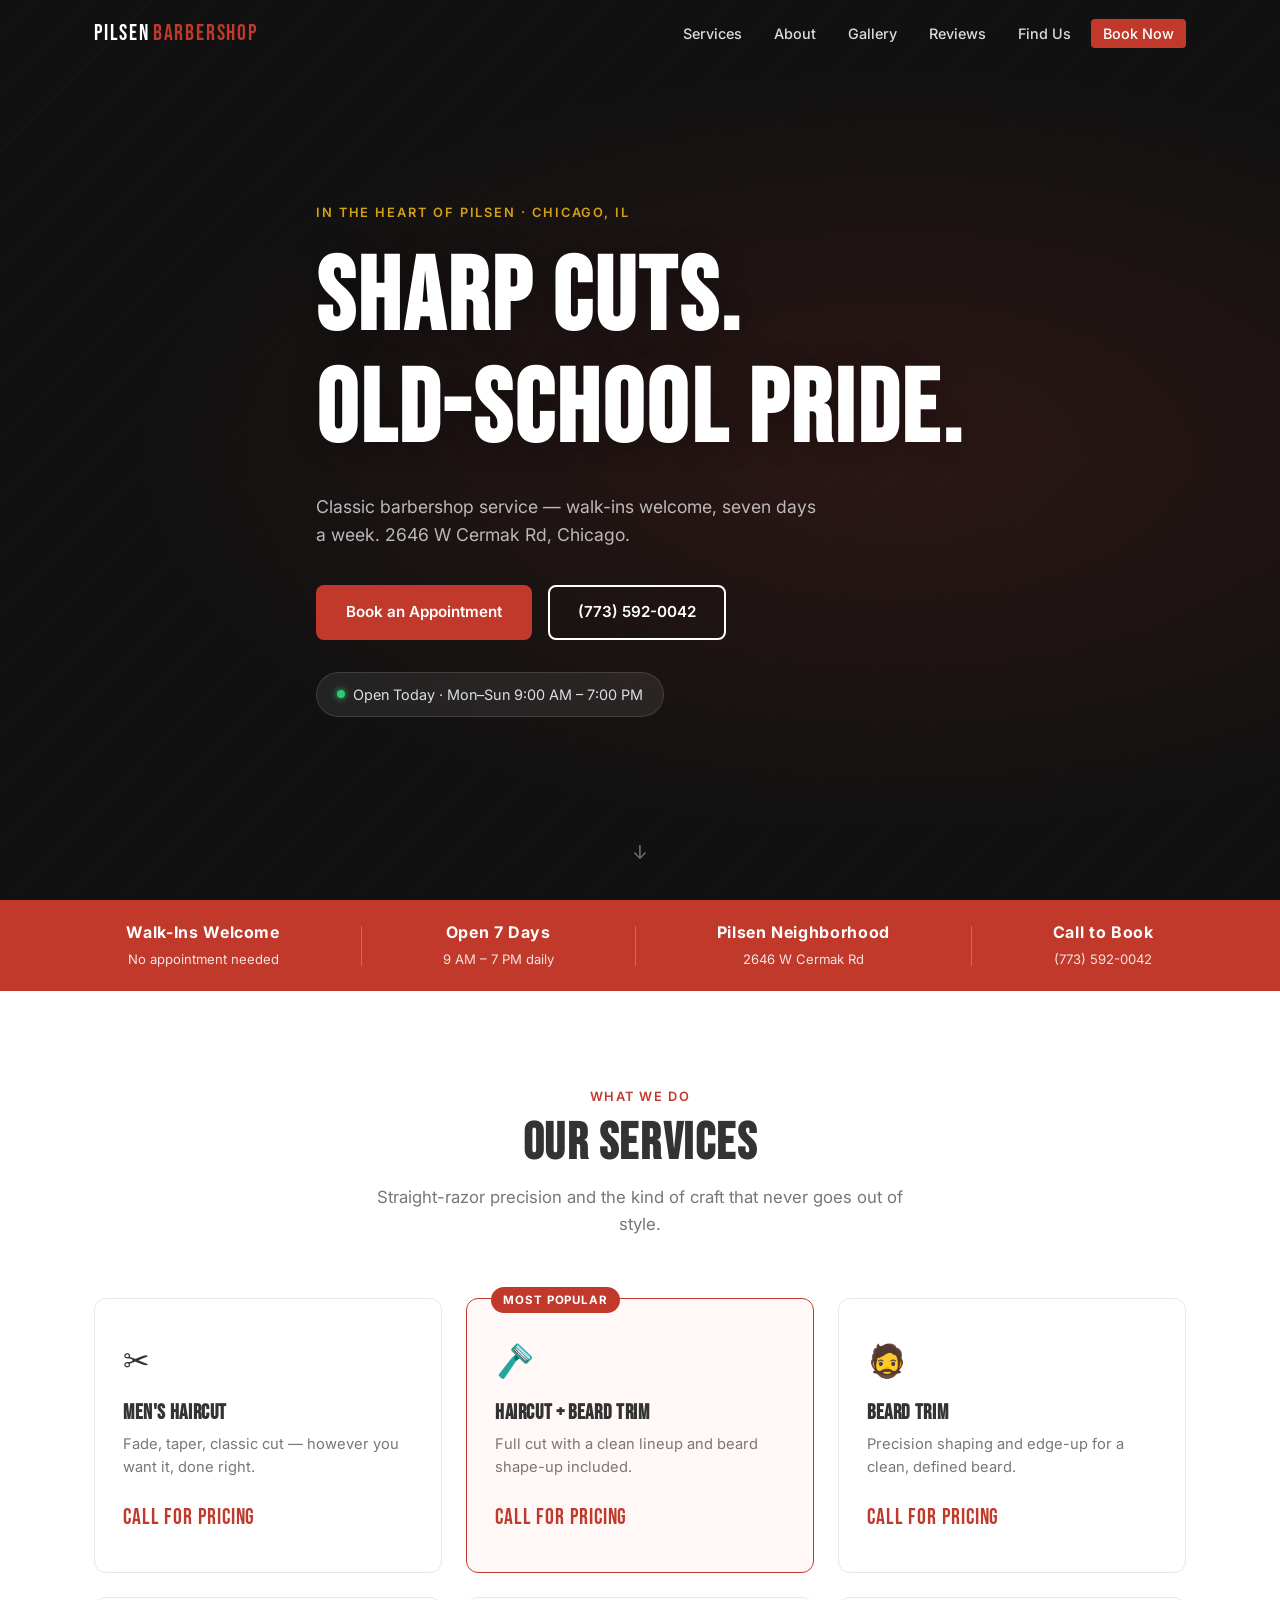
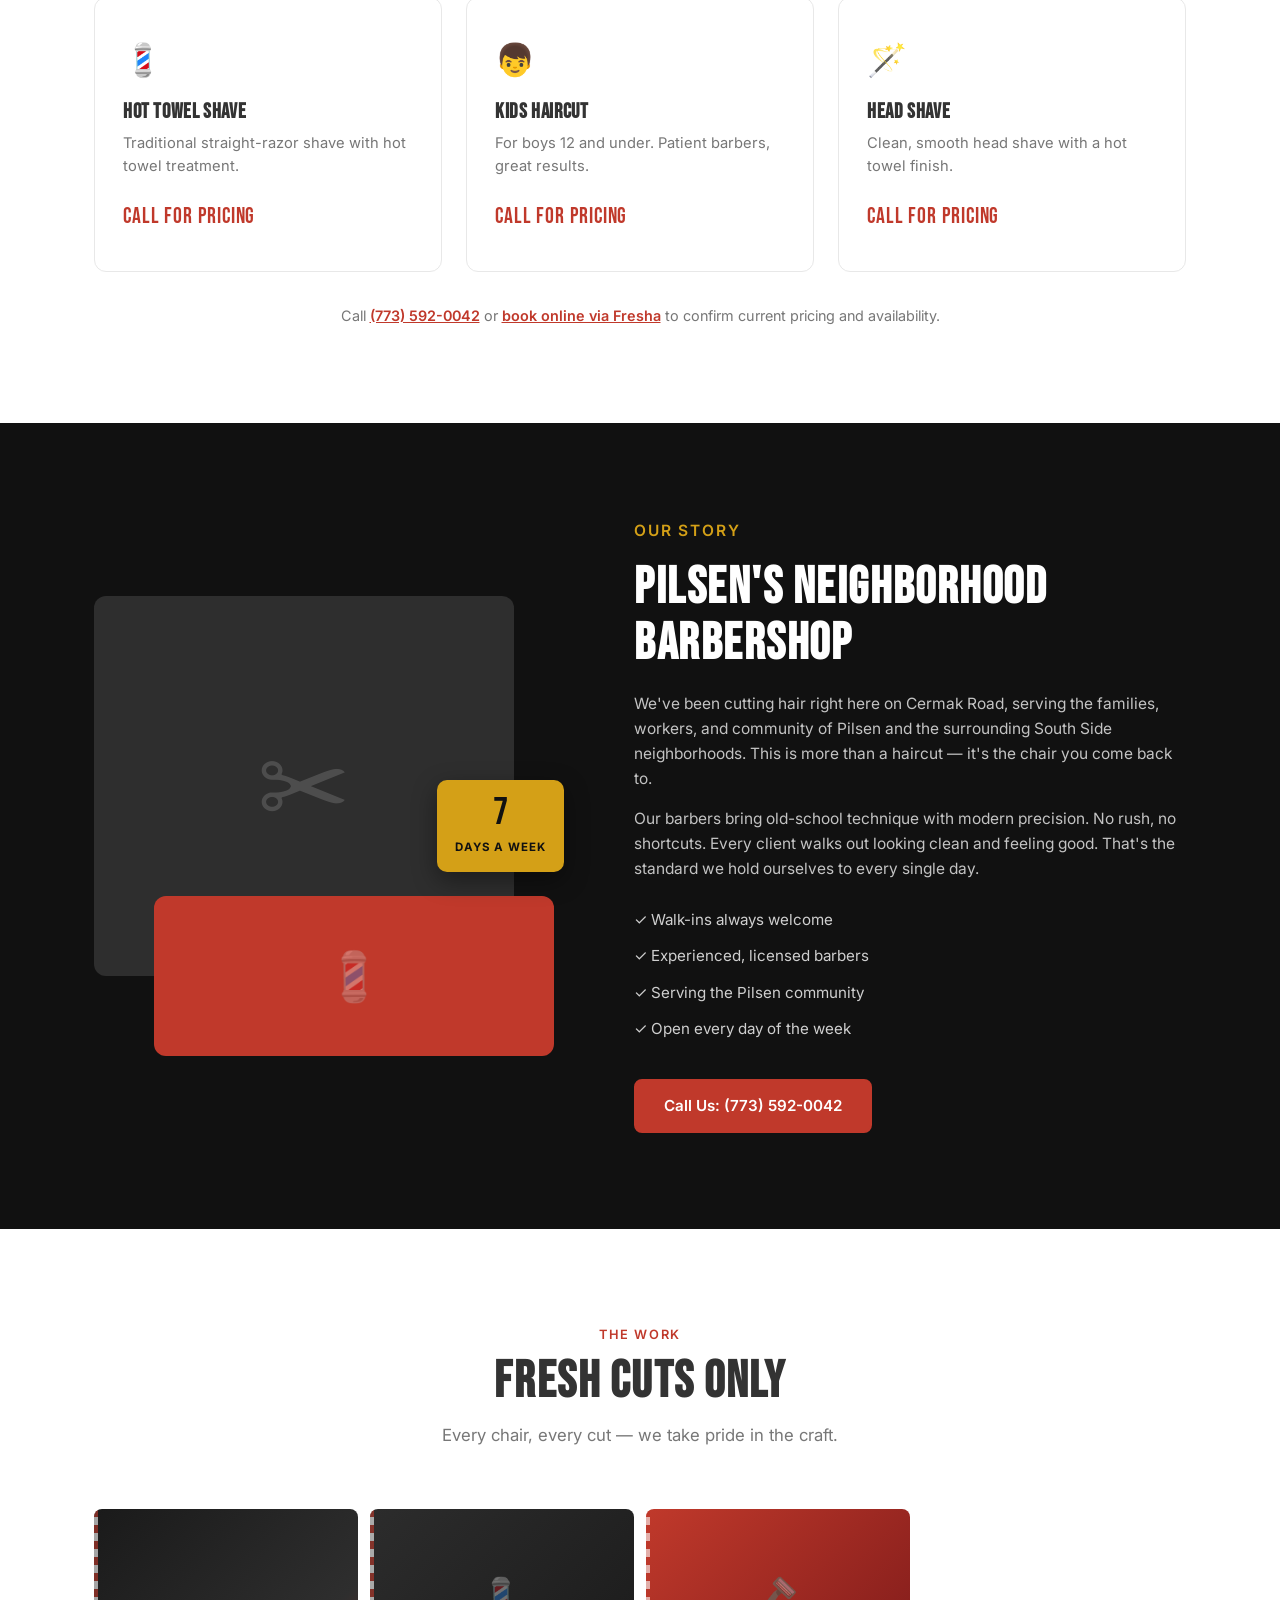
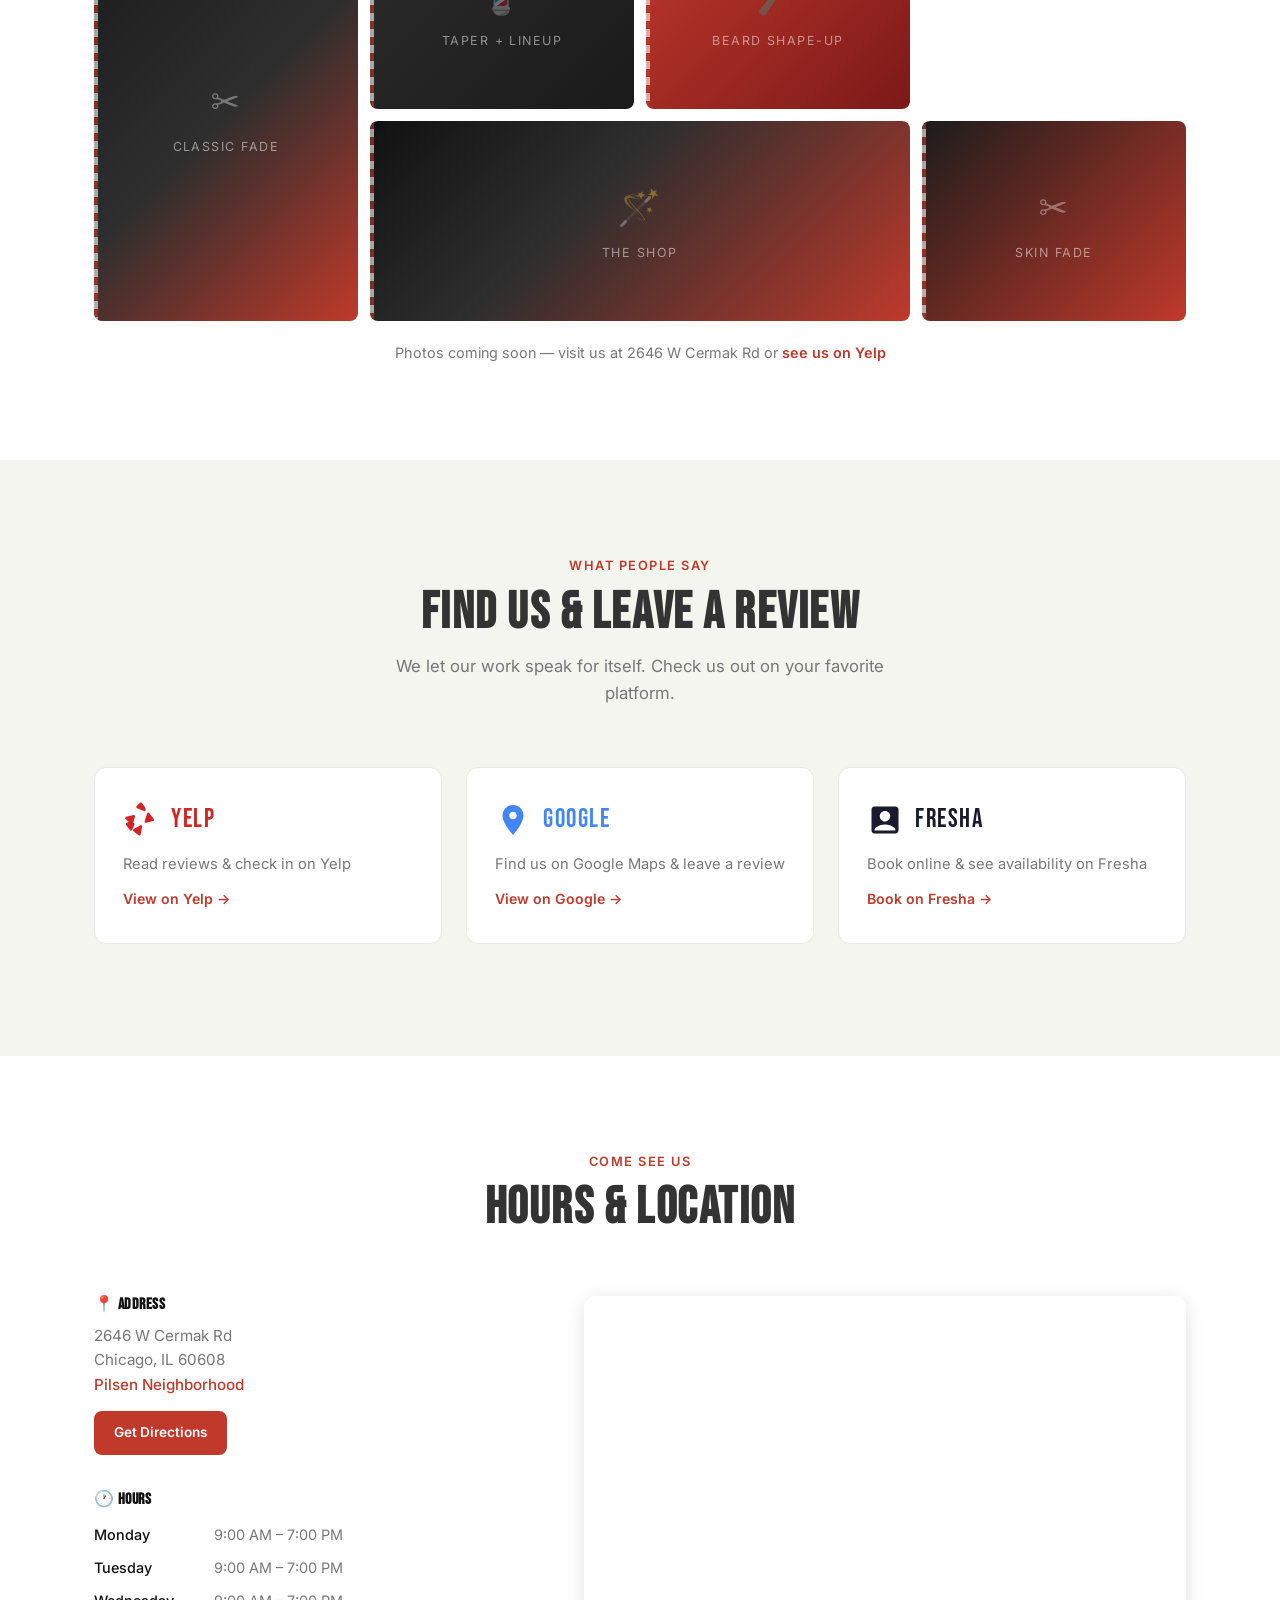
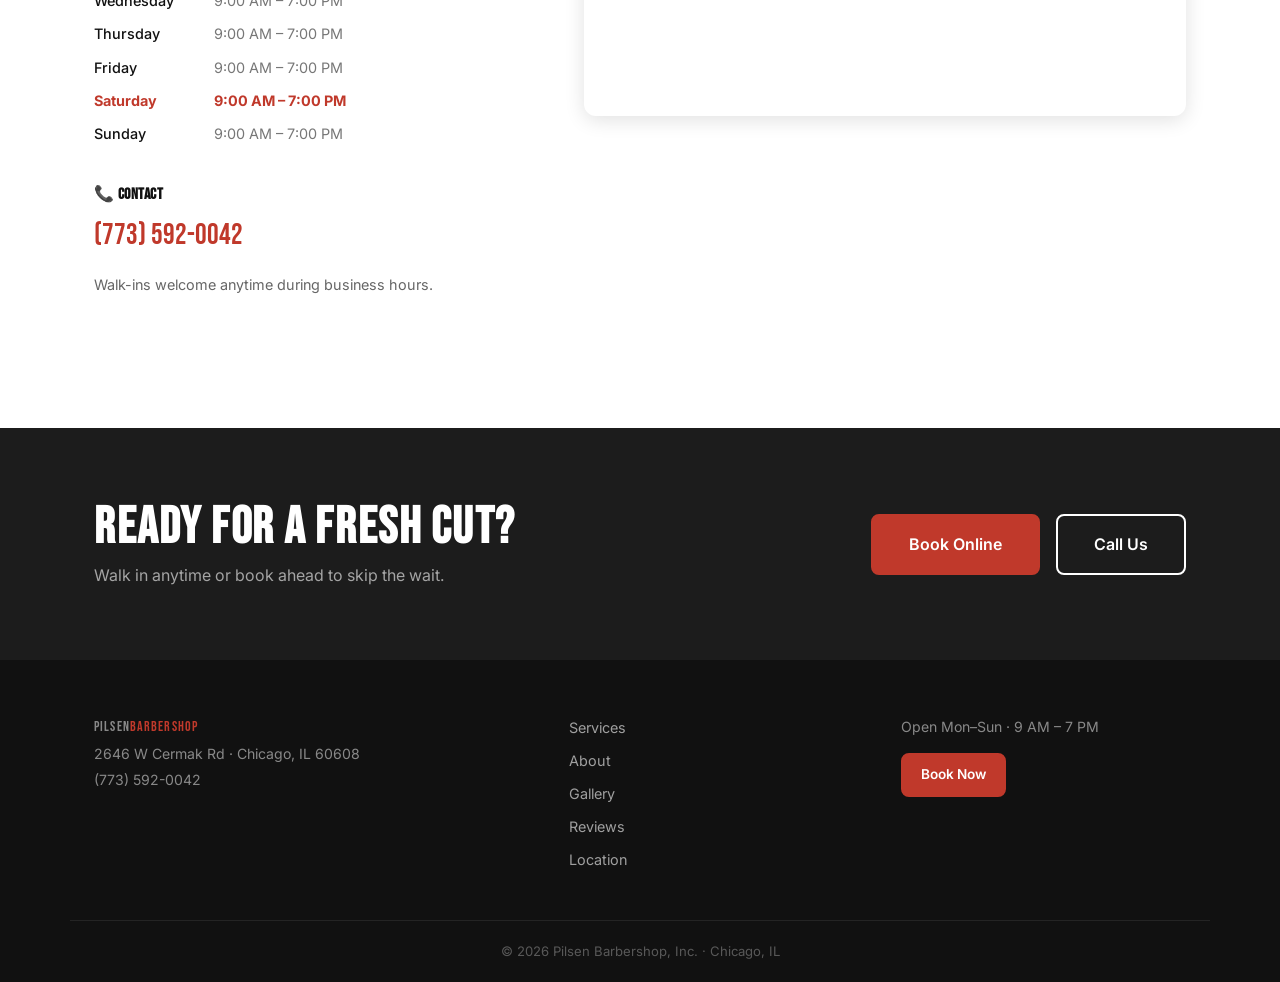
<file: index.html>
<!DOCTYPE html>
<html lang="en">
<head>
  <meta charset="UTF-8" />
  <meta name="viewport" content="width=device-width, initial-scale=1.0" />
  <meta name="description" content="Pilsen Barbershop — Classic cuts, hot shaves, and old-school service in the heart of Pilsen, Chicago. Open 7 days a week." />
  <title>Pilsen Barbershop | Classic Cuts in Chicago's Pilsen Neighborhood</title>
  <link rel="preconnect" href="https://fonts.googleapis.com" />
  <link href="https://fonts.googleapis.com/css2?family=Bebas+Neue&family=Inter:wght@400;500;600&display=swap" rel="stylesheet" />
  <link rel="stylesheet" href="style.css" />
</head>
<body>

<header id="header">
  <nav class="nav container">
    <a href="#" class="nav-logo">PILSEN<span>BARBERSHOP</span></a>
    <button class="nav-toggle" aria-label="Open menu" onclick="toggleMenu()">☰</button>
    <ul class="nav-links" id="navLinks">
      <li><a href="#services" onclick="closeMenu()">Services</a></li>
      <li><a href="#about"    onclick="closeMenu()">About</a></li>
      <li><a href="#gallery"  onclick="closeMenu()">Gallery</a></li>
      <li><a href="#reviews"  onclick="closeMenu()">Reviews</a></li>
      <li><a href="#contact"  onclick="closeMenu()">Find Us</a></li>
      <li><a href="https://www.fresha.com/lvp/pilsen-barbershop-inc-west-cermak-road-chicago-wXRKAo" target="_blank" rel="noopener noreferrer" class="btn-nav" onclick="closeMenu()">Book Now</a></li>
    </ul>
  </nav>
</header>

<section class="hero" id="home">
  <div class="hero-overlay"></div>
  <div class="hero-content container">
    <p class="hero-tag">In the Heart of Pilsen · Chicago, IL</p>
    <h1>Sharp Cuts.<br>Old-School Pride.</h1>
    <p class="hero-sub">Classic barbershop service — walk-ins welcome, seven days a week. 2646 W Cermak Rd, Chicago.</p>
    <div class="hero-ctas">
      <a href="https://www.fresha.com/lvp/pilsen-barbershop-inc-west-cermak-road-chicago-wXRKAo" target="_blank" rel="noopener noreferrer" class="btn btn-primary">Book an Appointment</a>
      <a href="tel:+17735920042" class="btn btn-outline">(773) 592-0042</a>
    </div>
    <div class="hero-hours">
      <span class="dot green"></span> Open Today · Mon–Sun 9:00 AM – 7:00 PM
    </div>
  </div>
  <div class="hero-scroll" onclick="document.getElementById('services').scrollIntoView({behavior:'smooth'})">
    <span>↓</span>
  </div>
</section>

<div class="strip">
  <div class="container strip-inner">
    <div class="strip-item"><strong>Walk-Ins Welcome</strong><span>No appointment needed</span></div>
    <div class="strip-divider"></div>
    <div class="strip-item"><strong>Open 7 Days</strong><span>9 AM – 7 PM daily</span></div>
    <div class="strip-divider"></div>
    <div class="strip-item"><strong>Pilsen Neighborhood</strong><span>2646 W Cermak Rd</span></div>
    <div class="strip-divider"></div>
    <div class="strip-item"><strong>Call to Book</strong><span>(773) 592-0042</span></div>
  </div>
</div>

<section class="section" id="services">
  <div class="container">
    <div class="section-header">
      <p class="section-tag">What We Do</p>
      <h2>Our Services</h2>
      <p class="section-sub">Straight-razor precision and the kind of craft that never goes out of style.</p>
    </div>
    <div class="services-grid">
      <div class="service-card">
        <div class="service-icon">✂</div>
        <h3>Men's Haircut</h3>
        <p>Fade, taper, classic cut — however you want it, done right.</p>
        <div class="service-price">Call for pricing</div>
      </div>
      <div class="service-card featured">
        <div class="service-badge">Most Popular</div>
        <div class="service-icon">🪒</div>
        <h3>Haircut + Beard Trim</h3>
        <p>Full cut with a clean lineup and beard shape-up included.</p>
        <div class="service-price">Call for pricing</div>
      </div>
      <div class="service-card">
        <div class="service-icon">🧔</div>
        <h3>Beard Trim</h3>
        <p>Precision shaping and edge-up for a clean, defined beard.</p>
        <div class="service-price">Call for pricing</div>
      </div>
      <div class="service-card">
        <div class="service-icon">💈</div>
        <h3>Hot Towel Shave</h3>
        <p>Traditional straight-razor shave with hot towel treatment.</p>
        <div class="service-price">Call for pricing</div>
      </div>
      <div class="service-card">
        <div class="service-icon">👦</div>
        <h3>Kids Haircut</h3>
        <p>For boys 12 and under. Patient barbers, great results.</p>
        <div class="service-price">Call for pricing</div>
      </div>
      <div class="service-card">
        <div class="service-icon">🪄</div>
        <h3>Head Shave</h3>
        <p>Clean, smooth head shave with a hot towel finish.</p>
        <div class="service-price">Call for pricing</div>
      </div>
    </div>
    <p class="services-note">Call <a href="tel:+17735920042">(773) 592-0042</a> or <a href="https://www.fresha.com/lvp/pilsen-barbershop-inc-west-cermak-road-chicago-wXRKAo" target="_blank" rel="noopener noreferrer">book online via Fresha</a> to confirm current pricing and availability.</p>
  </div>
</section>

<section class="section section-dark" id="about">
  <div class="container about-layout">
    <div class="about-visual">
      <div class="about-img-wrap">
        <div class="about-img-block top"></div>
        <div class="about-img-block bottom"></div>
        <div class="about-badge-float">
          <span class="badge-num">7</span>
          <span class="badge-text">Days a Week</span>
        </div>
      </div>
    </div>
    <div class="about-text">
      <p class="section-tag">Our Story</p>
      <h2>Pilsen's Neighborhood Barbershop</h2>
      <p>We've been cutting hair right here on Cermak Road, serving the families, workers, and community of Pilsen and the surrounding South Side neighborhoods. This is more than a haircut — it's the chair you come back to.</p>
      <p>Our barbers bring old-school technique with modern precision. No rush, no shortcuts. Every client walks out looking clean and feeling good. That's the standard we hold ourselves to every single day.</p>
      <ul class="about-list">
        <li>✓ Walk-ins always welcome</li>
        <li>✓ Experienced, licensed barbers</li>
        <li>✓ Serving the Pilsen community</li>
        <li>✓ Open every day of the week</li>
      </ul>
      <a href="tel:+17735920042" class="btn btn-primary">Call Us: (773) 592-0042</a>
    </div>
  </div>
</section>

<section class="section" id="gallery">
  <div class="container">
    <div class="section-header">
      <p class="section-tag">The Work</p>
      <h2>Fresh Cuts Only</h2>
      <p class="section-sub">Every chair, every cut — we take pride in the craft.</p>
    </div>
    <div class="gallery-grid">
      <div class="gallery-item g-tall gallery-stripe-1"><div class="gallery-placeholder"><span class="gallery-icon">✂</span><span>Classic Fade</span></div></div>
      <div class="gallery-item gallery-stripe-2"><div class="gallery-placeholder"><span class="gallery-icon">💈</span><span>Taper + Lineup</span></div></div>
      <div class="gallery-item gallery-stripe-3"><div class="gallery-placeholder"><span class="gallery-icon">🪒</span><span>Beard Shape-Up</span></div></div>
      <div class="gallery-item g-wide gallery-stripe-4"><div class="gallery-placeholder"><span class="gallery-icon">🪄</span><span>The Shop</span></div></div>
      <div class="gallery-item gallery-stripe-5"><div class="gallery-placeholder"><span class="gallery-icon">✂</span><span>Skin Fade</span></div></div>
    </div>
    <p class="gallery-note">Photos coming soon — visit us at 2646 W Cermak Rd or <a href="https://www.yelp.com/biz/pilsen-barbershop-inc-chicago" target="_blank" rel="noopener noreferrer">see us on Yelp</a></p>
  </div>
</section>

<section class="section section-accent" id="reviews">
  <div class="container">
    <div class="section-header">
      <p class="section-tag">What People Say</p>
      <h2>Find Us &amp; Leave a Review</h2>
      <p class="section-sub">We let our work speak for itself. Check us out on your favorite platform.</p>
    </div>
    <div class="platform-grid">
      <a href="https://www.yelp.com/biz/pilsen-barbershop-inc-chicago" target="_blank" rel="noopener noreferrer" class="platform-card">
        <div class="platform-logo yelp">
          <svg viewBox="0 0 24 24" width="36" height="36" fill="currentColor"><path d="M20.16 12.73l-4.703 1.14c-.657.16-1.24-.44-1.04-1.09l1.64-5.18c.197-.617.94-.79 1.39-.31l3.07 4.04c.448.59.2 1.24-.357 1.4zm-7.44 4.1l-.93 4.83c-.13.68-.87.98-1.4.57L7.02 19.5c-.53-.41-.47-1.18.12-1.5l4.22-2.35c.59-.33 1.3.07 1.36.73zm-5.42-4.8L2.63 13.9c-.65.2-.94.94-.54 1.48l2.47 3.35c.4.55 1.18.47 1.47-.14l1.6-3.44c.28-.6-.07-1.3-.72-1.4zm.7-2.26c.14-.64-.43-1.23-1.08-1.06L2.13 9.9c-.65.17-.86.96-.38 1.42l3.47 3.24c.48.45 1.2.16 1.3-.47zm6.54-6.4L12.77.91c-.22-.66-.97-.86-1.46-.4L9.17 2.62c-.5.46-.37 1.24.25 1.5l4.52 1.9c.62.26 1.3-.2 1.2-.86z"/></svg>
          <span>Yelp</span>
        </div>
        <p>Read reviews &amp; check in on Yelp</p>
        <span class="platform-link">View on Yelp →</span>
      </a>
      <a href="https://maps.google.com/?q=Pilsen+Barbershop+2646+W+Cermak+Rd+Chicago" target="_blank" rel="noopener noreferrer" class="platform-card">
        <div class="platform-logo google">
          <svg viewBox="0 0 24 24" width="36" height="36" fill="currentColor"><path d="M12 2C8.13 2 5 5.13 5 9c0 5.25 7 13 7 13s7-7.75 7-13c0-3.87-3.13-7-7-7zm0 9.5c-1.38 0-2.5-1.12-2.5-2.5s1.12-2.5 2.5-2.5 2.5 1.12 2.5 2.5-1.12 2.5-2.5 2.5z"/></svg>
          <span>Google</span>
        </div>
        <p>Find us on Google Maps &amp; leave a review</p>
        <span class="platform-link">View on Google →</span>
      </a>
      <a href="https://www.fresha.com/lvp/pilsen-barbershop-inc-west-cermak-road-chicago-wXRKAo" target="_blank" rel="noopener noreferrer" class="platform-card">
        <div class="platform-logo fresha">
          <svg viewBox="0 0 24 24" width="36" height="36" fill="currentColor"><path d="M19 3H5c-1.1 0-2 .9-2 2v14c0 1.1.9 2 2 2h14c1.1 0 2-.9 2-2V5c0-1.1-.9-2-2-2zm-7 3c1.93 0 3.5 1.57 3.5 3.5S13.93 13 12 13s-3.5-1.57-3.5-3.5S10.07 6 12 6zm7 13H5v-.23c0-.62.28-1.2.76-1.58C7.47 15.82 9.64 15 12 15s4.53.82 6.24 2.19c.48.38.76.97.76 1.58V19z"/></svg>
          <span>Fresha</span>
        </div>
        <p>Book online &amp; see availability on Fresha</p>
        <span class="platform-link">Book on Fresha →</span>
      </a>
    </div>
  </div>
</section>

<section class="section" id="contact">
  <div class="container">
    <div class="section-header">
      <p class="section-tag">Come See Us</p>
      <h2>Hours &amp; Location</h2>
    </div>
    <div class="contact-layout">
      <div class="contact-info">
        <div class="info-block">
          <h3>📍 Address</h3>
          <p>2646 W Cermak Rd<br>Chicago, IL 60608<br><em>Pilsen Neighborhood</em></p>
          <a href="https://maps.google.com/?q=2646+W+Cermak+Rd+Chicago+IL+60608" target="_blank" rel="noopener noreferrer" class="btn btn-sm btn-primary">Get Directions</a>
        </div>
        <div class="info-block">
          <h3>🕐 Hours</h3>
          <table class="hours-table">
            <tr><td>Monday</td><td>9:00 AM – 7:00 PM</td></tr>
            <tr><td>Tuesday</td><td>9:00 AM – 7:00 PM</td></tr>
            <tr><td>Wednesday</td><td>9:00 AM – 7:00 PM</td></tr>
            <tr><td>Thursday</td><td>9:00 AM – 7:00 PM</td></tr>
            <tr><td>Friday</td><td>9:00 AM – 7:00 PM</td></tr>
            <tr><td>Saturday</td><td>9:00 AM – 7:00 PM</td></tr>
            <tr><td>Sunday</td><td>9:00 AM – 7:00 PM</td></tr>
          </table>
        </div>
        <div class="info-block">
          <h3>📞 Contact</h3>
          <p><a href="tel:+17735920042" class="contact-phone">(773) 592-0042</a></p>
          <p style="color:#666;font-size:.9rem">Walk-ins welcome anytime during business hours.</p>
        </div>
      </div>
      <div class="contact-map">
        <iframe src="https://maps.google.com/maps?q=2646+W+Cermak+Rd,+Chicago,+IL+60608&output=embed" width="100%" height="100%" style="border:0;" allowfullscreen="" loading="lazy" referrerpolicy="no-referrer-when-downgrade" title="Pilsen Barbershop on Google Maps"></iframe>
      </div>
    </div>
  </div>
</section>

<section class="booking-cta">
  <div class="container booking-cta-inner">
    <div>
      <h2>Ready for a Fresh Cut?</h2>
      <p>Walk in anytime or book ahead to skip the wait.</p>
    </div>
    <div class="booking-cta-actions">
      <a href="https://www.fresha.com/lvp/pilsen-barbershop-inc-west-cermak-road-chicago-wXRKAo" target="_blank" rel="noopener noreferrer" class="btn btn-primary btn-lg">Book Online</a>
      <a href="tel:+17735920042" class="btn btn-outline btn-lg">Call Us</a>
    </div>
  </div>
</section>

<footer class="footer">
  <div class="container footer-inner">
    <div class="footer-brand">
      <p class="footer-logo">PILSEN<span>BARBERSHOP</span></p>
      <p>2646 W Cermak Rd · Chicago, IL 60608</p>
      <p>(773) 592-0042</p>
    </div>
    <div class="footer-links">
      <a href="#services">Services</a>
      <a href="#about">About</a>
      <a href="#gallery">Gallery</a>
      <a href="#reviews">Reviews</a>
      <a href="#contact">Location</a>
    </div>
    <div class="footer-social">
      <p>Open Mon–Sun · 9 AM – 7 PM</p>
      <a href="https://www.fresha.com/lvp/pilsen-barbershop-inc-west-cermak-road-chicago-wXRKAo" target="_blank" rel="noopener noreferrer" class="btn btn-sm btn-primary">Book Now</a>
    </div>
  </div>
  <div class="footer-bottom"><p>© 2026 Pilsen Barbershop, Inc. · Chicago, IL</p></div>
</footer>

<script src="script.js"></script>
</body>
</html>
</file>
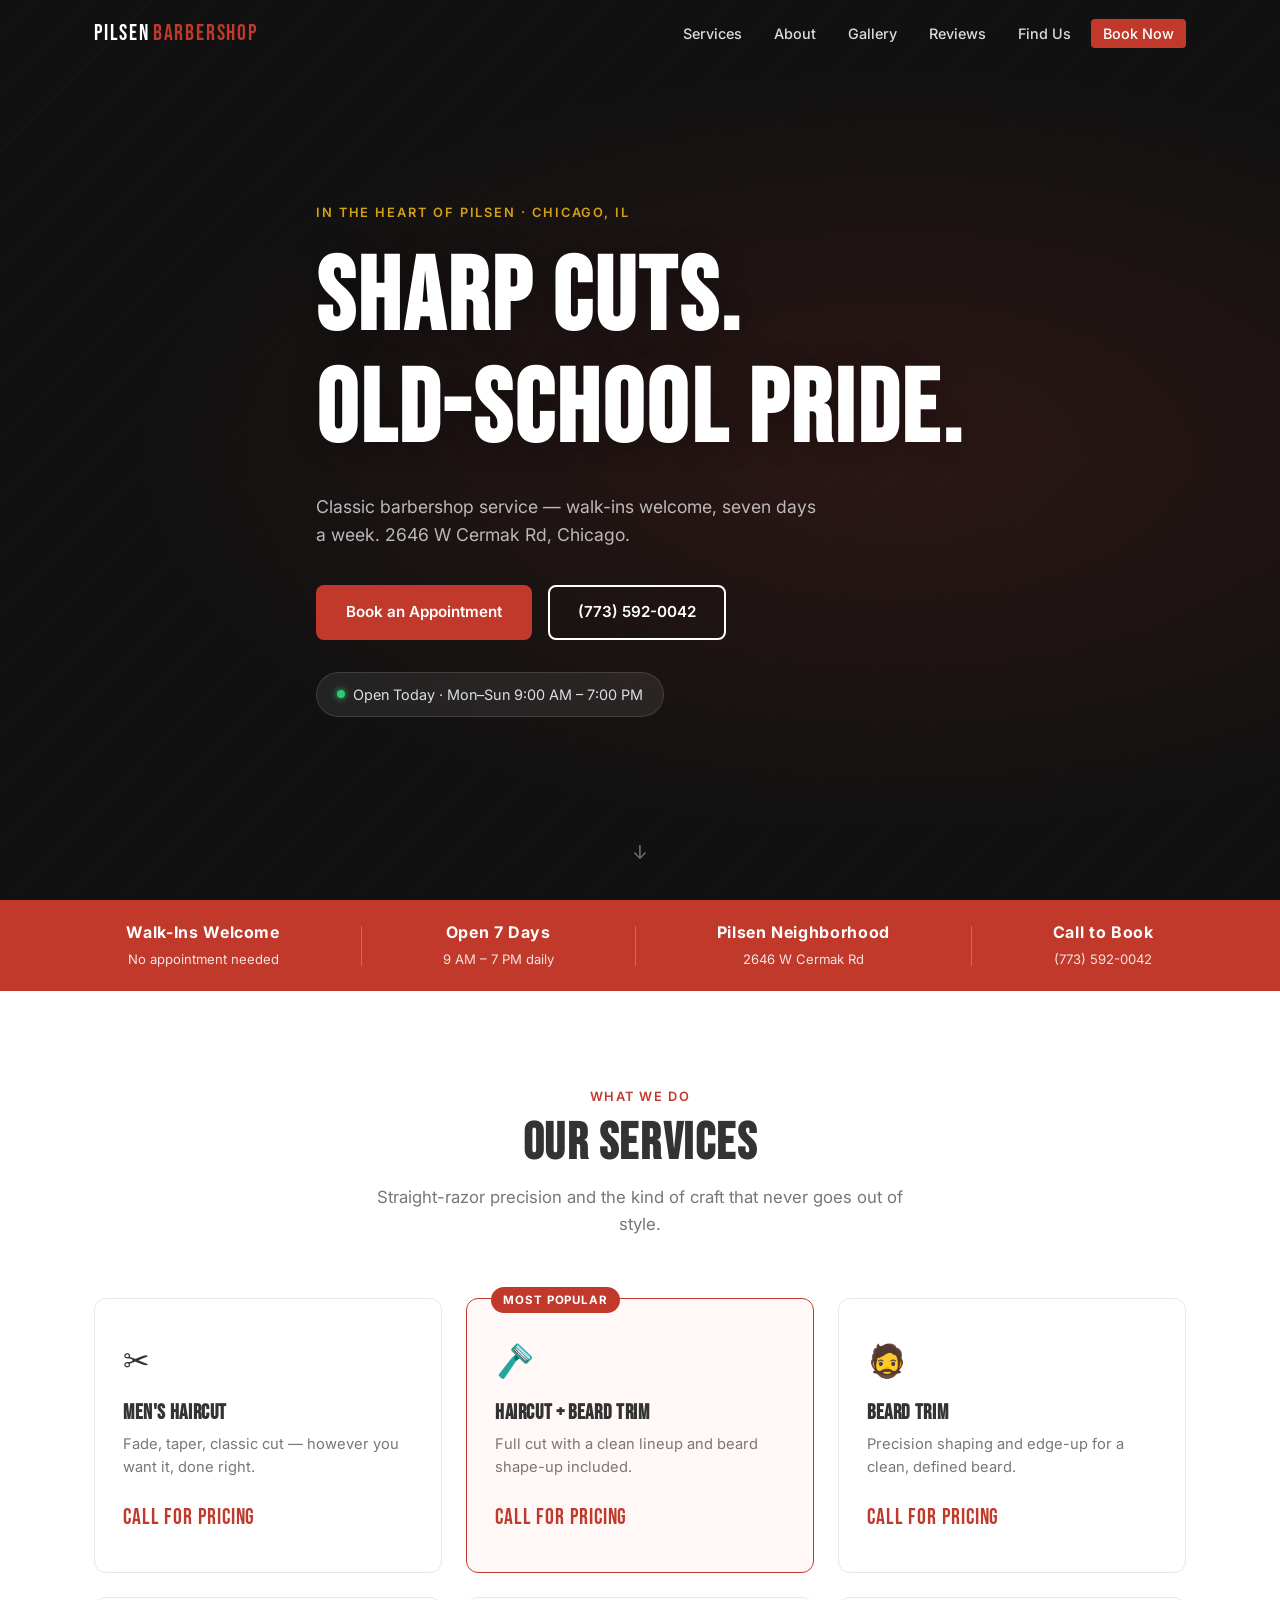
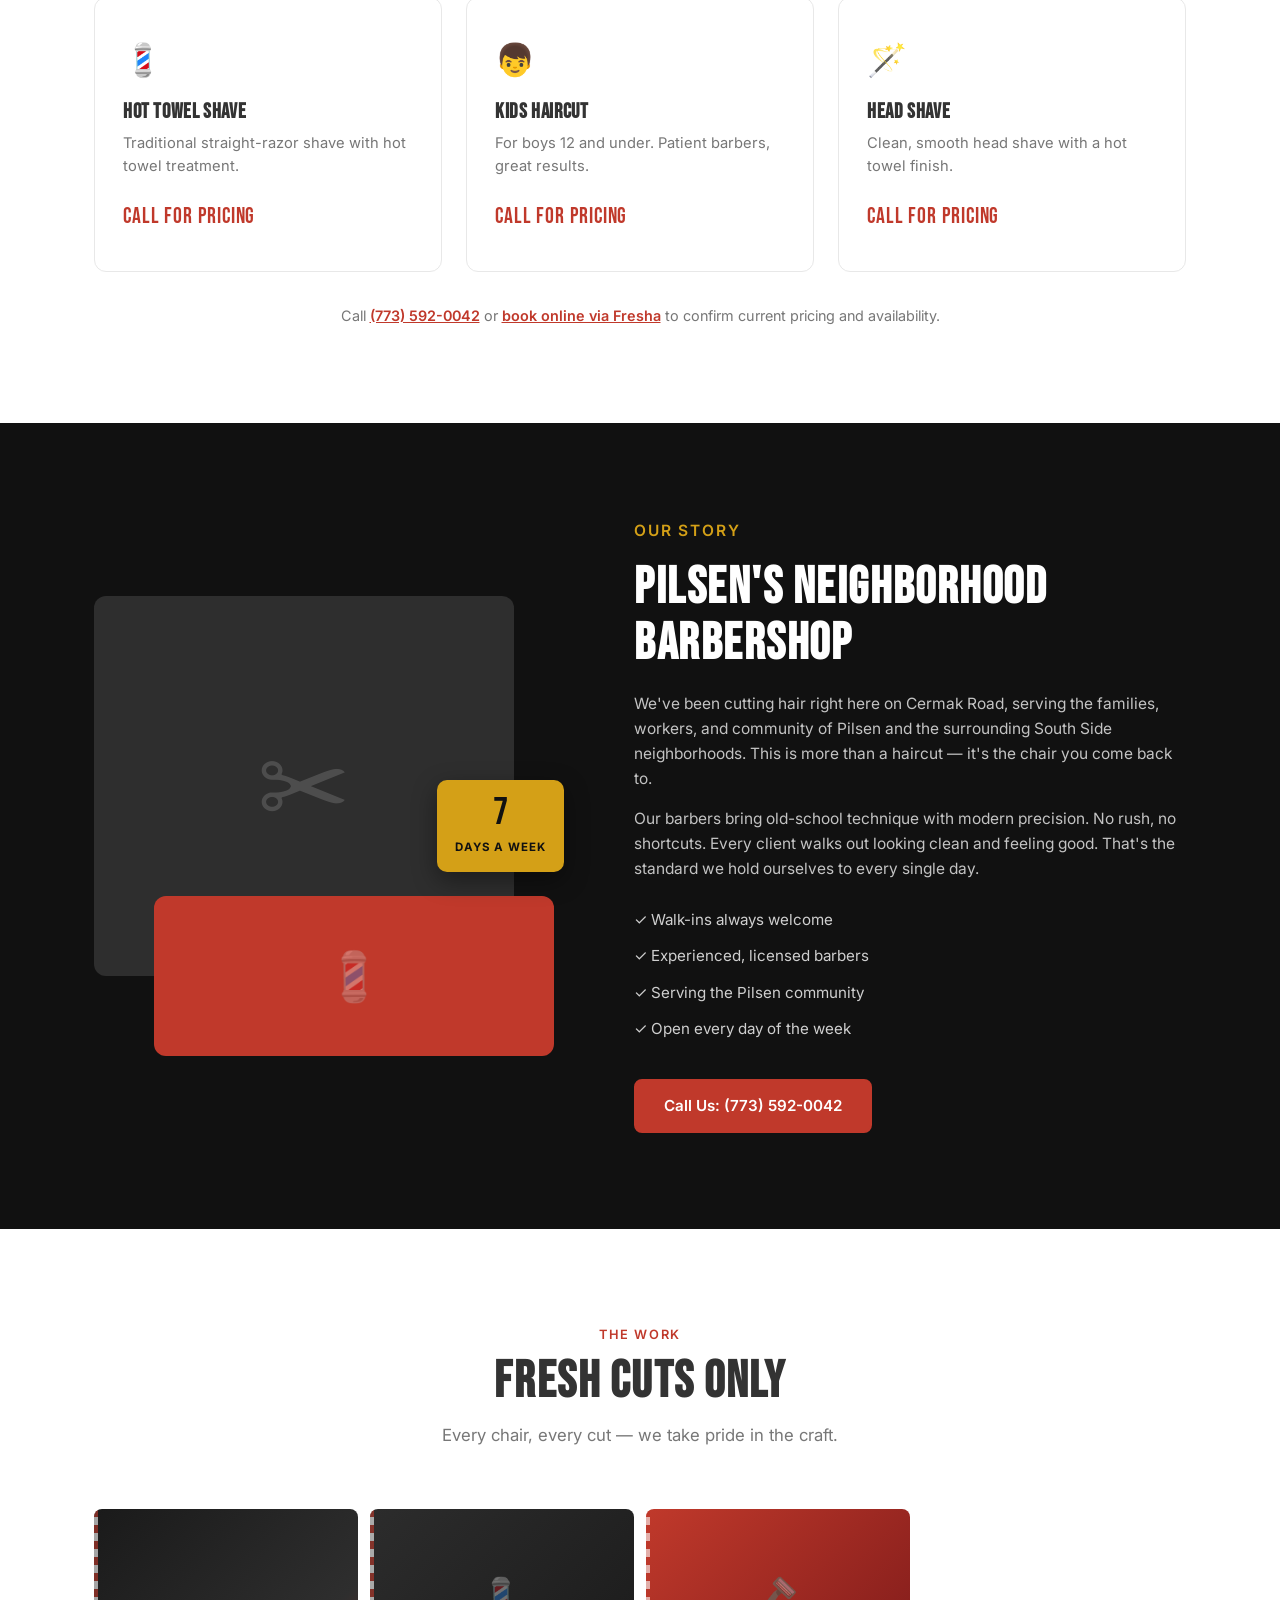
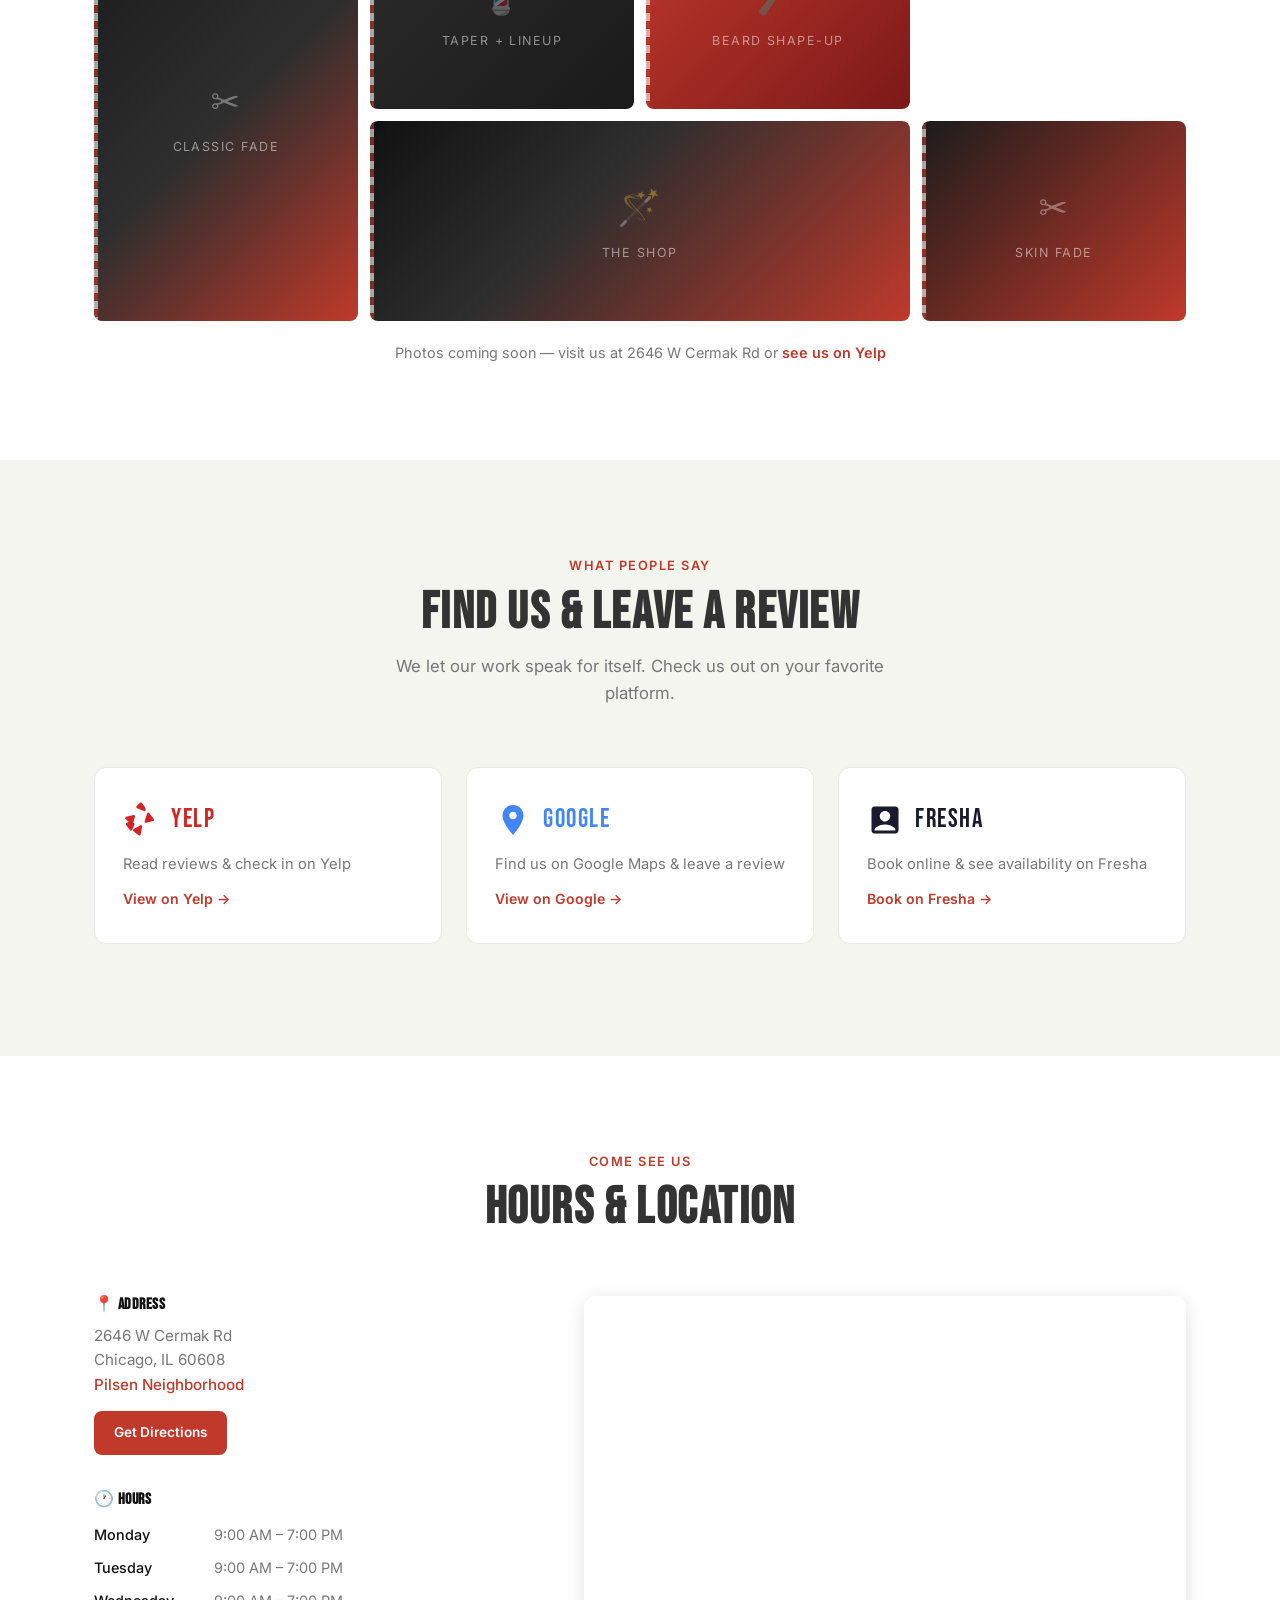
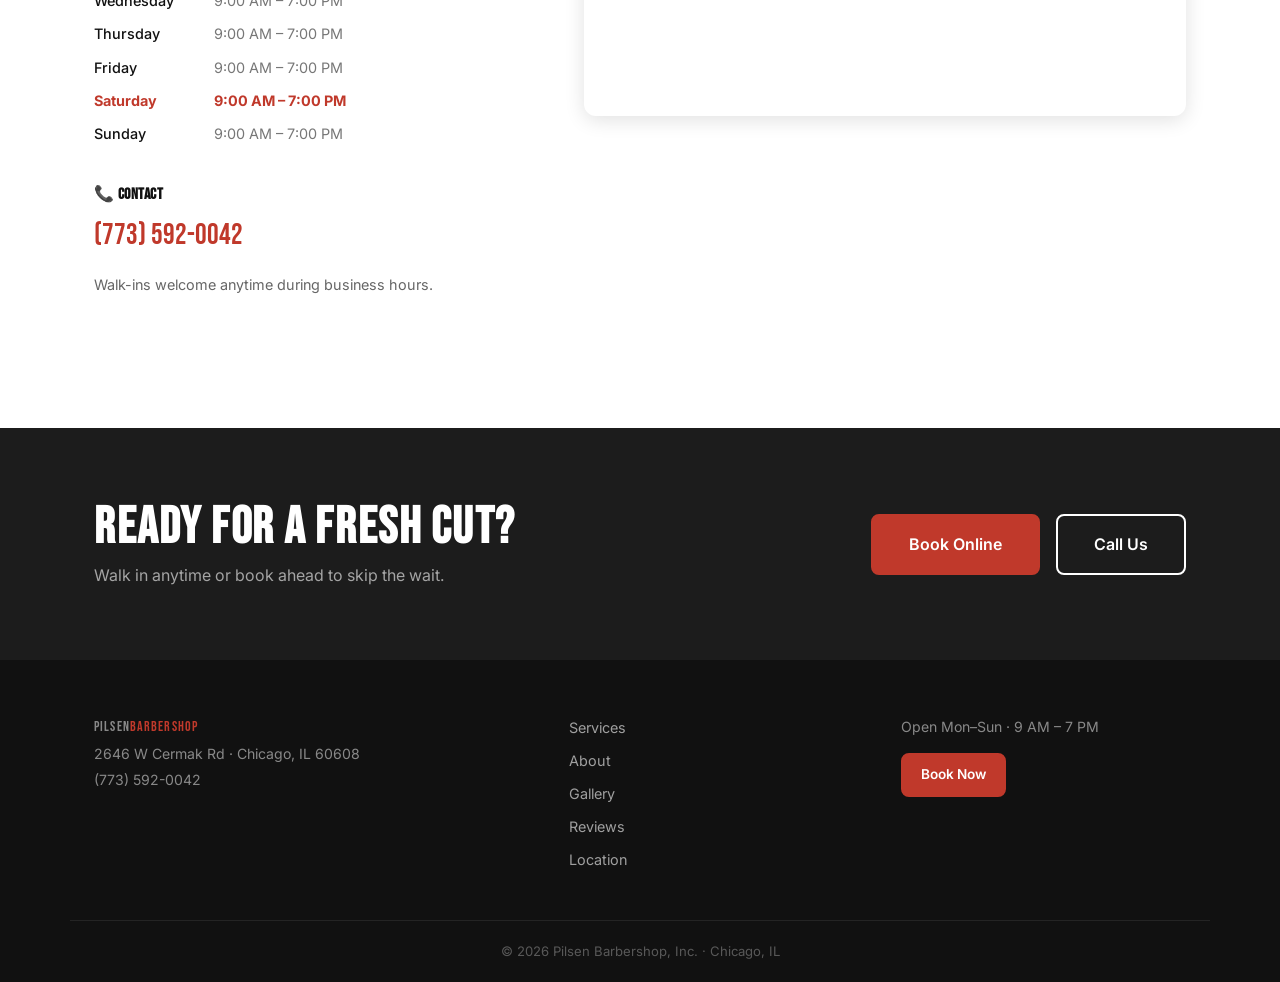
<file: websites/pilsen-barbershop/index.html>
<!DOCTYPE html>
<html lang="en">
<head>
  <meta charset="UTF-8" />
  <meta name="viewport" content="width=device-width, initial-scale=1.0" />
  <meta name="description" content="Pilsen Barbershop — Classic cuts, hot shaves, and old-school service in the heart of Pilsen, Chicago. Open 7 days a week." />
  <title>Pilsen Barbershop | Classic Cuts in Chicago's Pilsen Neighborhood</title>
  <link rel="preconnect" href="https://fonts.googleapis.com" />
  <link href="https://fonts.googleapis.com/css2?family=Bebas+Neue&family=Inter:wght@400;500;600&display=swap" rel="stylesheet" />
  <link rel="stylesheet" href="style.css" />
</head>
<body>

<!-- NAV -->
<header id="header">
  <nav class="nav container">
    <a href="#" class="nav-logo">PILSEN<span>BARBERSHOP</span></a>
    <button class="nav-toggle" aria-label="Open menu" onclick="toggleMenu()">☰</button>
    <ul class="nav-links" id="navLinks">
      <li><a href="#services" onclick="closeMenu()">Services</a></li>
      <li><a href="#about"    onclick="closeMenu()">About</a></li>
      <li><a href="#gallery"  onclick="closeMenu()">Gallery</a></li>
      <li><a href="#reviews"  onclick="closeMenu()">Reviews</a></li>
      <li><a href="#contact"  onclick="closeMenu()">Find Us</a></li>
      <li>
        <a href="https://www.fresha.com/lvp/pilsen-barbershop-inc-west-cermak-road-chicago-wXRKAo"
           target="_blank" rel="noopener noreferrer" class="btn-nav" onclick="closeMenu()">Book Now</a>
      </li>
    </ul>
  </nav>
</header>

<!-- HERO -->
<section class="hero" id="home">
  <div class="hero-overlay"></div>
  <div class="hero-content container">
    <p class="hero-tag">In the Heart of Pilsen · Chicago, IL</p>
    <h1>Sharp Cuts.<br>Old-School Pride.</h1>
    <p class="hero-sub">
      Classic barbershop service — walk-ins welcome, seven days a week.
      2646 W Cermak Rd, Chicago.
    </p>
    <div class="hero-ctas">
      <a href="https://www.fresha.com/lvp/pilsen-barbershop-inc-west-cermak-road-chicago-wXRKAo"
         target="_blank" rel="noopener noreferrer" class="btn btn-primary">Book an Appointment</a>
      <a href="tel:+17735920042" class="btn btn-outline">(773) 592-0042</a>
    </div>
    <div class="hero-hours">
      <span class="dot green"></span> Open Today · Mon–Sun 9:00 AM – 7:00 PM
    </div>
  </div>
  <div class="hero-scroll" onclick="document.getElementById('services').scrollIntoView({behavior:'smooth'})">
    <span>↓</span>
  </div>
</section>

<!-- STRIP -->
<div class="strip">
  <div class="container strip-inner">
    <div class="strip-item"><strong>Walk-Ins Welcome</strong><span>No appointment needed</span></div>
    <div class="strip-divider"></div>
    <div class="strip-item"><strong>Open 7 Days</strong><span>9 AM – 7 PM daily</span></div>
    <div class="strip-divider"></div>
    <div class="strip-item"><strong>Pilsen Neighborhood</strong><span>2646 W Cermak Rd</span></div>
    <div class="strip-divider"></div>
    <div class="strip-item"><strong>Call to Book</strong><span>(773) 592-0042</span></div>
  </div>
</div>

<!-- SERVICES -->
<section class="section" id="services">
  <div class="container">
    <div class="section-header">
      <p class="section-tag">What We Do</p>
      <h2>Our Services</h2>
      <p class="section-sub">Straight-razor precision and the kind of craft that never goes out of style.</p>
    </div>

    <div class="services-grid">
      <div class="service-card">
        <div class="service-icon">✂</div>
        <h3>Men's Haircut</h3>
        <p>Fade, taper, classic cut — however you want it, done right.</p>
        <div class="service-price">Call for pricing</div>
      </div>
      <div class="service-card featured">
        <div class="service-badge">Most Popular</div>
        <div class="service-icon">🪒</div>
        <h3>Haircut + Beard Trim</h3>
        <p>Full cut with a clean lineup and beard shape-up included.</p>
        <div class="service-price">Call for pricing</div>
      </div>
      <div class="service-card">
        <div class="service-icon">🧔</div>
        <h3>Beard Trim</h3>
        <p>Precision shaping and edge-up for a clean, defined beard.</p>
        <div class="service-price">Call for pricing</div>
      </div>
      <div class="service-card">
        <div class="service-icon">💈</div>
        <h3>Hot Towel Shave</h3>
        <p>Traditional straight-razor shave with hot towel treatment.</p>
        <div class="service-price">Call for pricing</div>
      </div>
      <div class="service-card">
        <div class="service-icon">👦</div>
        <h3>Kids Haircut</h3>
        <p>For boys 12 and under. Patient barbers, great results.</p>
        <div class="service-price">Call for pricing</div>
      </div>
      <div class="service-card">
        <div class="service-icon">🪄</div>
        <h3>Head Shave</h3>
        <p>Clean, smooth head shave with a hot towel finish.</p>
        <div class="service-price">Call for pricing</div>
      </div>
    </div>

    <p class="services-note">
      Call <a href="tel:+17735920042">(773) 592-0042</a> or
      <a href="https://www.fresha.com/lvp/pilsen-barbershop-inc-west-cermak-road-chicago-wXRKAo"
         target="_blank" rel="noopener noreferrer">book online via Fresha</a> to confirm current pricing and availability.
    </p>
  </div>
</section>

<!-- ABOUT -->
<section class="section section-dark" id="about">
  <div class="container about-layout">
    <div class="about-visual">
      <div class="about-img-wrap">
        <div class="about-img-block top"></div>
        <div class="about-img-block bottom"></div>
        <div class="about-badge-float">
          <span class="badge-num">7</span>
          <span class="badge-text">Days a Week</span>
        </div>
      </div>
    </div>
    <div class="about-text">
      <p class="section-tag">Our Story</p>
      <h2>Pilsen's Neighborhood Barbershop</h2>
      <p>
        We've been cutting hair right here on Cermak Road, serving the families,
        workers, and community of Pilsen and the surrounding South Side neighborhoods.
        This is more than a haircut — it's the chair you come back to.
      </p>
      <p>
        Our barbers bring old-school technique with modern precision. No rush, no shortcuts.
        Every client walks out looking clean and feeling good. That's the standard we hold
        ourselves to every single day.
      </p>
      <ul class="about-list">
        <li>✓ Walk-ins always welcome</li>
        <li>✓ Experienced, licensed barbers</li>
        <li>✓ Serving the Pilsen community</li>
        <li>✓ Open every day of the week</li>
      </ul>
      <a href="tel:+17735920042" class="btn btn-primary">Call Us: (773) 592-0042</a>
    </div>
  </div>
</section>

<!-- GALLERY -->
<section class="section" id="gallery">
  <div class="container">
    <div class="section-header">
      <p class="section-tag">The Work</p>
      <h2>Fresh Cuts Only</h2>
      <p class="section-sub">Every chair, every cut — we take pride in the craft.</p>
    </div>
    <div class="gallery-grid">
      <div class="gallery-item g-tall gallery-stripe-1">
        <div class="gallery-placeholder">
          <span class="gallery-icon">✂</span>
          <span>Classic Fade</span>
        </div>
      </div>
      <div class="gallery-item gallery-stripe-2">
        <div class="gallery-placeholder">
          <span class="gallery-icon">💈</span>
          <span>Taper + Lineup</span>
        </div>
      </div>
      <div class="gallery-item gallery-stripe-3">
        <div class="gallery-placeholder">
          <span class="gallery-icon">🪒</span>
          <span>Beard Shape-Up</span>
        </div>
      </div>
      <div class="gallery-item g-wide gallery-stripe-4">
        <div class="gallery-placeholder">
          <span class="gallery-icon">🪄</span>
          <span>The Shop</span>
        </div>
      </div>
      <div class="gallery-item gallery-stripe-5">
        <div class="gallery-placeholder">
          <span class="gallery-icon">✂</span>
          <span>Skin Fade</span>
        </div>
      </div>
    </div>
    <p class="gallery-note">
      Photos coming soon — visit us at 2646 W Cermak Rd or
      <a href="https://www.yelp.com/biz/pilsen-barbershop-inc-chicago"
         target="_blank" rel="noopener noreferrer">see us on Yelp</a>
    </p>
  </div>
</section>

<!-- REVIEWS -->
<section class="section section-accent" id="reviews">
  <div class="container">
    <div class="section-header">
      <p class="section-tag">What People Say</p>
      <h2>Find Us &amp; Leave a Review</h2>
      <p class="section-sub">We let our work speak for itself. Check us out on your favorite platform.</p>
    </div>

    <div class="platform-grid">
      <a href="https://www.yelp.com/biz/pilsen-barbershop-inc-chicago"
         target="_blank" rel="noopener noreferrer" class="platform-card">
        <div class="platform-logo yelp">
          <svg viewBox="0 0 24 24" width="36" height="36" fill="currentColor" aria-hidden="true">
            <path d="M20.16 12.73l-4.703 1.14c-.657.16-1.24-.44-1.04-1.09l1.64-5.18c.197-.617.94-.79 1.39-.31l3.07 4.04c.448.59.2 1.24-.357 1.4zm-7.44 4.1l-.93 4.83c-.13.68-.87.98-1.4.57L7.02 19.5c-.53-.41-.47-1.18.12-1.5l4.22-2.35c.59-.33 1.3.07 1.36.73zm-5.42-4.8L2.63 13.9c-.65.2-.94.94-.54 1.48l2.47 3.35c.4.55 1.18.47 1.47-.14l1.6-3.44c.28-.6-.07-1.3-.72-1.4zm.7-2.26c.14-.64-.43-1.23-1.08-1.06L2.13 9.9c-.65.17-.86.96-.38 1.42l3.47 3.24c.48.45 1.2.16 1.3-.47zm6.54-6.4L12.77.91c-.22-.66-.97-.86-1.46-.4L9.17 2.62c-.5.46-.37 1.24.25 1.5l4.52 1.9c.62.26 1.3-.2 1.2-.86z"/>
          </svg>
          <span>Yelp</span>
        </div>
        <p>Read reviews &amp; check in on Yelp</p>
        <span class="platform-link">View on Yelp →</span>
      </a>

      <a href="https://maps.google.com/?q=Pilsen+Barbershop+2646+W+Cermak+Rd+Chicago"
         target="_blank" rel="noopener noreferrer" class="platform-card">
        <div class="platform-logo google">
          <svg viewBox="0 0 24 24" width="36" height="36" fill="currentColor" aria-hidden="true">
            <path d="M12 2C8.13 2 5 5.13 5 9c0 5.25 7 13 7 13s7-7.75 7-13c0-3.87-3.13-7-7-7zm0 9.5c-1.38 0-2.5-1.12-2.5-2.5s1.12-2.5 2.5-2.5 2.5 1.12 2.5 2.5-1.12 2.5-2.5 2.5z"/>
          </svg>
          <span>Google</span>
        </div>
        <p>Find us on Google Maps &amp; leave a review</p>
        <span class="platform-link">View on Google →</span>
      </a>

      <a href="https://www.fresha.com/lvp/pilsen-barbershop-inc-west-cermak-road-chicago-wXRKAo"
         target="_blank" rel="noopener noreferrer" class="platform-card">
        <div class="platform-logo fresha">
          <svg viewBox="0 0 24 24" width="36" height="36" fill="currentColor" aria-hidden="true">
            <path d="M19 3H5c-1.1 0-2 .9-2 2v14c0 1.1.9 2 2 2h14c1.1 0 2-.9 2-2V5c0-1.1-.9-2-2-2zm-7 3c1.93 0 3.5 1.57 3.5 3.5S13.93 13 12 13s-3.5-1.57-3.5-3.5S10.07 6 12 6zm7 13H5v-.23c0-.62.28-1.2.76-1.58C7.47 15.82 9.64 15 12 15s4.53.82 6.24 2.19c.48.38.76.97.76 1.58V19z"/>
          </svg>
          <span>Fresha</span>
        </div>
        <p>Book online &amp; see availability on Fresha</p>
        <span class="platform-link">Book on Fresha →</span>
      </a>
    </div>
  </div>
</section>

<!-- CONTACT -->
<section class="section" id="contact">
  <div class="container">
    <div class="section-header">
      <p class="section-tag">Come See Us</p>
      <h2>Hours &amp; Location</h2>
    </div>
    <div class="contact-layout">
      <div class="contact-info">
        <div class="info-block">
          <h3>📍 Address</h3>
          <p>2646 W Cermak Rd<br>Chicago, IL 60608<br><em>Pilsen Neighborhood</em></p>
          <a href="https://maps.google.com/?q=2646+W+Cermak+Rd+Chicago+IL+60608"
             target="_blank" rel="noopener noreferrer" class="btn btn-sm btn-primary">Get Directions</a>
        </div>
        <div class="info-block">
          <h3>🕐 Hours</h3>
          <table class="hours-table">
            <tr><td>Monday</td><td>9:00 AM – 7:00 PM</td></tr>
            <tr><td>Tuesday</td><td>9:00 AM – 7:00 PM</td></tr>
            <tr><td>Wednesday</td><td>9:00 AM – 7:00 PM</td></tr>
            <tr><td>Thursday</td><td>9:00 AM – 7:00 PM</td></tr>
            <tr><td>Friday</td><td>9:00 AM – 7:00 PM</td></tr>
            <tr><td>Saturday</td><td>9:00 AM – 7:00 PM</td></tr>
            <tr><td>Sunday</td><td>9:00 AM – 7:00 PM</td></tr>
          </table>
        </div>
        <div class="info-block">
          <h3>📞 Contact</h3>
          <p><a href="tel:+17735920042" class="contact-phone">(773) 592-0042</a></p>
          <p style="color:#666;font-size:.9rem">Walk-ins welcome anytime during business hours.</p>
        </div>
      </div>
      <div class="contact-map">
        <!-- Using q= search embed — no API key required, always shows correct pin -->
        <iframe
          src="https://maps.google.com/maps?q=2646+W+Cermak+Rd,+Chicago,+IL+60608&output=embed"
          width="100%" height="100%" style="border:0;" allowfullscreen="" loading="lazy"
          referrerpolicy="no-referrer-when-downgrade" title="Pilsen Barbershop on Google Maps">
        </iframe>
      </div>
    </div>
  </div>
</section>

<!-- BOOKING CTA -->
<section class="booking-cta">
  <div class="container booking-cta-inner">
    <div>
      <h2>Ready for a Fresh Cut?</h2>
      <p>Walk in anytime or book ahead to skip the wait.</p>
    </div>
    <div class="booking-cta-actions">
      <a href="https://www.fresha.com/lvp/pilsen-barbershop-inc-west-cermak-road-chicago-wXRKAo"
         target="_blank" rel="noopener noreferrer" class="btn btn-primary btn-lg">Book Online</a>
      <a href="tel:+17735920042" class="btn btn-outline btn-lg">Call Us</a>
    </div>
  </div>
</section>

<!-- FOOTER -->
<footer class="footer">
  <div class="container footer-inner">
    <div class="footer-brand">
      <p class="footer-logo">PILSEN<span>BARBERSHOP</span></p>
      <p>2646 W Cermak Rd · Chicago, IL 60608</p>
      <p>(773) 592-0042</p>
    </div>
    <div class="footer-links">
      <a href="#services">Services</a>
      <a href="#about">About</a>
      <a href="#gallery">Gallery</a>
      <a href="#reviews">Reviews</a>
      <a href="#contact">Location</a>
    </div>
    <div class="footer-social">
      <p>Open Mon–Sun · 9 AM – 7 PM</p>
      <a href="https://www.fresha.com/lvp/pilsen-barbershop-inc-west-cermak-road-chicago-wXRKAo"
         target="_blank" rel="noopener noreferrer" class="btn btn-sm btn-primary">Book Now</a>
    </div>
  </div>
  <div class="footer-bottom">
    <p>© 2026 Pilsen Barbershop, Inc. · Chicago, IL</p>
  </div>
</footer>

<script src="script.js"></script>
</body>
</html>
</file>
<file: style.css>
*, *::before, *::after { box-sizing: border-box; margin: 0; padding: 0; }

:root {
  --red:    #c0392b;
  --red-dk: #a93226;
  --gold:   #d4a017;
  --dark:   #111111;
  --dark2:  #1c1c1c;
  --mid:    #2e2e2e;
  --light:  #f5f5f0;
  --white:  #ffffff;
  --text:   #333333;
  --muted:  #777777;
  --font-display: 'Bebas Neue', sans-serif;
  --font-body:    'Inter', system-ui, sans-serif;
  --radius: 8px;
  --shadow: 0 4px 20px rgba(0,0,0,.12);
}

html { scroll-behavior: smooth; }
body { font-family: var(--font-body); color: var(--text); background: var(--white); line-height: 1.6; }
.container { max-width: 1140px; margin: 0 auto; padding: 0 24px; }
img { max-width: 100%; display: block; }
a   { color: inherit; text-decoration: none; }

h1, h2, h3 { font-family: var(--font-display); letter-spacing: .03em; line-height: 1.1; }
h1 { font-size: clamp(3rem, 8vw, 6.5rem); }
h2 { font-size: clamp(2rem, 5vw, 3.2rem); }
h3 { font-size: 1.4rem; }

.section-tag { font-size: .8rem; font-weight: 600; letter-spacing: .12em; text-transform: uppercase; color: var(--red); margin-bottom: 8px; }
.section-sub { color: var(--muted); font-size: 1.05rem; max-width: 560px; margin: 12px auto 0; }

.btn { display: inline-flex; align-items: center; justify-content: center; padding: 13px 28px; border-radius: var(--radius); font-family: var(--font-body); font-weight: 600; font-size: .95rem; cursor: pointer; transition: all .2s; border: 2px solid transparent; white-space: nowrap; }
.btn-primary  { background: var(--red); color: var(--white); border-color: var(--red); }
.btn-primary:hover { background: var(--red-dk); border-color: var(--red-dk); transform: translateY(-1px); }
.btn-outline  { background: transparent; color: var(--white); border-color: var(--white); }
.btn-outline:hover { background: var(--white); color: var(--dark); }
.btn-outline-dark { background: transparent; color: var(--dark); border-color: var(--dark); }
.btn-outline-dark:hover { background: var(--dark); color: var(--white); }
.btn-lg { padding: 16px 36px; font-size: 1rem; }
.btn-sm { padding: 9px 18px; font-size: .85rem; }
.btn-nav { background: var(--red); color: var(--white) !important; padding: 9px 20px; border-radius: var(--radius); font-size: .9rem; font-weight: 600; }
.btn-nav:hover { background: var(--red-dk); }

#header { position: fixed; top: 0; left: 0; right: 0; z-index: 100; background: transparent; transition: background .3s, box-shadow .3s; }
#header.scrolled { background: var(--dark); box-shadow: 0 2px 20px rgba(0,0,0,.3); }
.nav { display: flex; align-items: center; justify-content: space-between; height: 68px; }
.nav-logo { font-family: var(--font-display); font-size: 1.4rem; letter-spacing: .08em; color: var(--white); }
.nav-logo span { color: var(--red); margin-left: 3px; }
.nav-links { list-style: none; display: flex; align-items: center; gap: 8px; }
.nav-links a { color: rgba(255,255,255,.85); font-size: .9rem; font-weight: 500; padding: 6px 12px; border-radius: 4px; transition: color .2s; }
.nav-links a:hover { color: var(--white); }
.nav-toggle { display: none; background: none; border: none; color: var(--white); font-size: 1.6rem; cursor: pointer; padding: 4px; }

.hero { position: relative; min-height: 100vh; min-height: 100dvh; display: flex; align-items: center; background: var(--dark); overflow: hidden; }
.hero::before { content: ''; position: absolute; inset: 0; background: repeating-linear-gradient(-45deg, transparent, transparent 40px, rgba(192,57,43,.04) 40px, rgba(192,57,43,.04) 41px); }
.hero-overlay { position: absolute; inset: 0; background: radial-gradient(ellipse at 70% 50%, rgba(192,57,43,.15) 0%, transparent 60%); }
.hero-content { position: relative; z-index: 2; padding-top: 100px; padding-bottom: 80px; }
.hero-tag { font-size: .8rem; letter-spacing: .15em; text-transform: uppercase; color: var(--gold); margin-bottom: 20px; font-weight: 600; }
.hero h1 { color: var(--white); margin-bottom: 24px; text-shadow: 0 2px 30px rgba(0,0,0,.3); }
.hero-sub { color: rgba(255,255,255,.7); font-size: 1.1rem; max-width: 500px; margin-bottom: 36px; }
.hero-ctas { display: flex; gap: 16px; flex-wrap: wrap; margin-bottom: 32px; }
.hero-hours { display: inline-flex; align-items: center; gap: 8px; background: rgba(255,255,255,.08); backdrop-filter: blur(8px); padding: 10px 20px; border-radius: 50px; color: rgba(255,255,255,.85); font-size: .9rem; border: 1px solid rgba(255,255,255,.12); }
.dot { width: 8px; height: 8px; border-radius: 50%; display: inline-block; }
.dot.green { background: #2ecc71; box-shadow: 0 0 6px #2ecc71; animation: pulse 2s infinite; }
@keyframes pulse { 0%,100%{opacity:1} 50%{opacity:.5} }
.hero-scroll { position: absolute; bottom: 32px; left: 50%; transform: translateX(-50%); color: rgba(255,255,255,.4); font-size: 1.2rem; cursor: pointer; animation: bounce 2s infinite; }
@keyframes bounce { 0%,100%{transform:translateX(-50%) translateY(0)} 50%{transform:translateX(-50%) translateY(6px)} }

.strip { background: var(--red); padding: 20px 0; }
.strip-inner { display: flex; align-items: center; justify-content: space-around; flex-wrap: wrap; gap: 16px; }
.strip-item { text-align: center; color: var(--white); }
.strip-item strong { display: block; font-size: 1rem; letter-spacing: .04em; }
.strip-item span { font-size: .82rem; opacity: .85; }
.strip-divider { width: 1px; height: 40px; background: rgba(255,255,255,.25); }

.section { padding: 96px 0; }
.section-dark { background: var(--dark); color: var(--white); }
.section-dark .section-tag { color: var(--gold); }
.section-accent { background: var(--light); }
.section-header { text-align: center; margin-bottom: 60px; }

.services-grid { display: grid; grid-template-columns: repeat(auto-fit, minmax(280px, 1fr)); gap: 24px; margin-bottom: 32px; }
.service-card { border: 1px solid #e8e8e8; border-radius: 12px; padding: 36px 28px; position: relative; transition: box-shadow .2s, transform .2s; background: var(--white); display: flex; flex-direction: column; }
.service-card:hover { box-shadow: var(--shadow); transform: translateY(-3px); }
.service-card.featured { border-color: var(--red); background: #fff8f7; }
.service-badge { position: absolute; top: -12px; left: 24px; background: var(--red); color: var(--white); font-size: .72rem; font-weight: 700; letter-spacing: .08em; text-transform: uppercase; padding: 4px 12px; border-radius: 20px; }
.service-icon { font-size: 2rem; margin-bottom: 16px; }
.service-card h3 { margin-bottom: 8px; font-size: 1.3rem; }
.service-card p { color: var(--muted); font-size: .92rem; flex: 1; }
.service-price { font-family: var(--font-display); font-size: 1.4rem; color: var(--red); margin-top: 20px; letter-spacing: .04em; }
.services-note { text-align: center; color: var(--muted); font-size: .9rem; }
.services-note a { color: var(--red); font-weight: 600; text-decoration: underline; }

.about-layout { display: grid; grid-template-columns: 1fr 1.2fr; gap: 80px; align-items: center; }
.about-img-wrap { position: relative; height: 460px; }
.about-img-block { position: absolute; border-radius: 12px; }
.about-img-block.top { top: 0; left: 0; right: 40px; bottom: 80px; background: var(--mid); display: flex; align-items: center; justify-content: center; }
.about-img-block.top::after { content: '✂'; opacity: .15; font-size: 7rem; }
.about-img-block.bottom { bottom: 0; right: 0; left: 60px; top: 300px; background: var(--red); display: flex; align-items: center; justify-content: center; }
.about-img-block.bottom::after { content: '💈'; opacity: .3; font-size: 3rem; }
.about-badge-float { position: absolute; top: 40%; right: -10px; background: var(--gold); border-radius: 10px; padding: 14px 18px; text-align: center; box-shadow: 0 8px 24px rgba(0,0,0,.4); z-index: 2; }
.badge-num { display: block; font-family: var(--font-display); font-size: 2.4rem; color: var(--dark); line-height: 1; }
.badge-text { font-size: .72rem; font-weight: 700; text-transform: uppercase; letter-spacing: .08em; color: var(--dark); }
.about-text p { color: rgba(255,255,255,.75); margin-bottom: 16px; font-size: .97rem; }
.about-text h2 { color: var(--white); margin-bottom: 20px; }
.about-list { list-style: none; margin: 20px 0 32px; }
.about-list li { color: rgba(255,255,255,.8); padding: 6px 0; font-size: .95rem; }

.gallery-grid { display: grid; grid-template-columns: repeat(4, 1fr); grid-template-rows: 200px 200px; gap: 12px; margin-bottom: 20px; }
.gallery-item { border-radius: 8px; overflow: hidden; display: flex; align-items: center; justify-content: center; transition: transform .2s, box-shadow .2s; cursor: pointer; position: relative; }
.gallery-item:hover { transform: scale(1.02); box-shadow: 0 8px 32px rgba(0,0,0,.3); }
.gallery-item.g-tall { grid-row: span 2; }
.gallery-item.g-wide { grid-column: span 2; }
.gallery-stripe-1 { background: linear-gradient(135deg, #1a1a1a 0%, #2e2e2e 50%, #c0392b 100%); }
.gallery-stripe-2 { background: linear-gradient(135deg, #2c2c2c 0%, #1a1a1a 100%); }
.gallery-stripe-3 { background: linear-gradient(135deg, #c0392b 0%, #7b1919 100%); }
.gallery-stripe-4 { background: linear-gradient(135deg, #111 0%, #2e2e2e 40%, #c0392b 100%); }
.gallery-stripe-5 { background: linear-gradient(135deg, #1c1c1c 0%, #c0392b 100%); }
.gallery-item::before { content: ''; position: absolute; left: 0; top: 0; bottom: 0; width: 4px; background: repeating-linear-gradient(180deg, var(--red) 0px, var(--red) 8px, var(--white) 8px, var(--white) 16px); opacity: .6; }
.gallery-placeholder { display: flex; flex-direction: column; align-items: center; gap: 8px; color: rgba(255,255,255,.5); font-size: .78rem; text-transform: uppercase; letter-spacing: .12em; position: relative; z-index: 1; }
.gallery-icon { font-size: 2.2rem; opacity: .7; }
.gallery-note { text-align: center; color: var(--muted); font-size: .9rem; }
.gallery-note a { color: var(--red); font-weight: 600; }

.platform-grid { display: grid; grid-template-columns: repeat(auto-fit, minmax(260px, 1fr)); gap: 24px; margin-bottom: 16px; }
.platform-card { background: var(--white); border: 1px solid #e8e8e8; border-radius: 12px; padding: 32px 28px; display: flex; flex-direction: column; gap: 12px; transition: box-shadow .2s, transform .2s; text-decoration: none; }
.platform-card:hover { box-shadow: var(--shadow); transform: translateY(-3px); border-color: var(--red); }
.platform-logo { display: flex; align-items: center; gap: 12px; font-family: var(--font-display); font-size: 1.6rem; letter-spacing: .06em; }
.platform-logo.yelp  { color: #d32323; }
.platform-logo.google { color: #4285F4; }
.platform-logo.fresha { color: #1a1a2e; }
.platform-card p { color: var(--muted); font-size: .92rem; flex: 1; }
.platform-link { font-weight: 600; font-size: .88rem; color: var(--red); margin-top: auto; }

.contact-layout { display: grid; grid-template-columns: 1fr 1.4fr; gap: 60px; align-items: start; }
.info-block { margin-bottom: 36px; }
.info-block h3 { font-size: 1rem; margin-bottom: 10px; color: var(--dark); }
.info-block p { color: var(--muted); font-size: .95rem; margin-bottom: 14px; }
.info-block em { color: var(--red); font-style: normal; font-weight: 500; }
.hours-table { width: 100%; border-collapse: collapse; font-size: .9rem; }
.hours-table td { padding: 5px 0; color: var(--muted); }
.hours-table td:first-child { font-weight: 500; color: var(--dark); width: 120px; }
.hours-table tr.today td { color: var(--red); font-weight: 700; }
.contact-phone { font-family: var(--font-display); font-size: 1.8rem; color: var(--red); }
.contact-map { height: 420px; border-radius: 12px; overflow: hidden; box-shadow: var(--shadow); }

.booking-cta { background: var(--dark2); padding: 72px 0; }
.booking-cta-inner { display: flex; align-items: center; justify-content: space-between; gap: 32px; flex-wrap: wrap; }
.booking-cta h2 { color: var(--white); }
.booking-cta p  { color: rgba(255,255,255,.6); margin-top: 6px; }
.booking-cta-actions { display: flex; gap: 16px; flex-wrap: wrap; }

.footer { background: var(--dark); padding: 56px 0 0; }
.footer-inner { display: grid; grid-template-columns: 1.5fr 1fr 1fr; gap: 48px; padding-bottom: 48px; border-bottom: 1px solid rgba(255,255,255,.08); }
.footer-logo { font-family: var(--font-display); font-size: 1.6rem; color: var(--white); letter-spacing: .08em; margin-bottom: 12px; }
.footer-logo span { color: var(--red); }
.footer-brand p { color: rgba(255,255,255,.5); font-size: .88rem; margin-bottom: 4px; }
.footer-links { display: flex; flex-direction: column; gap: 10px; }
.footer-links a { color: rgba(255,255,255,.6); font-size: .9rem; transition: color .2s; }
.footer-links a:hover { color: var(--white); }
.footer-social p { color: rgba(255,255,255,.5); font-size: .88rem; margin-bottom: 14px; }
.footer-bottom { text-align: center; padding: 20px; color: rgba(255,255,255,.3); font-size: .82rem; }

@media (max-width: 900px) {
  .about-layout { grid-template-columns: 1fr; }
  .about-visual { display: none; }
  .contact-layout { grid-template-columns: 1fr; }
  .contact-map { height: 300px; }
  .footer-inner { grid-template-columns: 1fr 1fr; }
  .gallery-grid { grid-template-columns: 1fr 1fr; grid-template-rows: auto; }
  .gallery-item.g-tall { grid-row: span 1; }
  .gallery-item.g-wide { grid-column: span 2; }
}

@media (max-width: 640px) {
  .nav-toggle { display: block; }
  .nav-links { display: none; position: absolute; top: 68px; left: 0; right: 0; flex-direction: column; align-items: stretch; background: var(--dark); padding: 16px 24px 24px; gap: 4px; border-top: 1px solid rgba(255,255,255,.08); }
  .nav-links.open { display: flex; }
  .nav-links a { padding: 12px 4px; border-bottom: 1px solid rgba(255,255,255,.06); }
  .btn-nav { text-align: center; margin-top: 8px; }
  .strip-divider { display: none; }
  .strip-inner { justify-content: center; gap: 24px; }
  .hero-ctas { flex-direction: column; }
  .hero-ctas .btn { width: 100%; justify-content: center; }
  .booking-cta-inner { flex-direction: column; text-align: center; }
  .booking-cta-actions { justify-content: center; }
  .footer-inner { grid-template-columns: 1fr; gap: 32px; }
  .gallery-grid { grid-template-columns: 1fr 1fr; }
  .gallery-item.g-wide { grid-column: span 2; }
  .gallery-item { height: 140px; }
}
</file>
<file: websites/pilsen-barbershop/style.css>
*, *::before, *::after { box-sizing: border-box; margin: 0; padding: 0; }

:root {
  --red:    #c0392b;
  --red-dk: #a93226;
  --gold:   #d4a017;
  --dark:   #111111;
  --dark2:  #1c1c1c;
  --mid:    #2e2e2e;
  --light:  #f5f5f0;
  --white:  #ffffff;
  --text:   #333333;
  --muted:  #777777;
  --font-display: 'Bebas Neue', sans-serif;
  --font-body:    'Inter', system-ui, sans-serif;
  --radius: 8px;
  --shadow: 0 4px 20px rgba(0,0,0,.12);
}

html { scroll-behavior: smooth; }
body { font-family: var(--font-body); color: var(--text); background: var(--white); line-height: 1.6; }

.container { max-width: 1140px; margin: 0 auto; padding: 0 24px; }

img { max-width: 100%; display: block; }
a   { color: inherit; text-decoration: none; }

h1, h2, h3 { font-family: var(--font-display); letter-spacing: .03em; line-height: 1.1; }
h1 { font-size: clamp(3rem, 8vw, 6.5rem); }
h2 { font-size: clamp(2rem, 5vw, 3.2rem); }
h3 { font-size: 1.4rem; }

.section-tag {
  font-size: .8rem; font-weight: 600; letter-spacing: .12em;
  text-transform: uppercase; color: var(--red); margin-bottom: 8px;
}
.section-sub { color: var(--muted); font-size: 1.05rem; max-width: 560px; margin: 12px auto 0; }

/* ── BUTTONS ──────────────────────────────────────────────────────────────── */
.btn {
  display: inline-flex; align-items: center; justify-content: center;
  padding: 13px 28px; border-radius: var(--radius);
  font-family: var(--font-body); font-weight: 600; font-size: .95rem;
  cursor: pointer; transition: all .2s; border: 2px solid transparent;
  white-space: nowrap;
}
.btn-primary  { background: var(--red); color: var(--white); border-color: var(--red); }
.btn-primary:hover { background: var(--red-dk); border-color: var(--red-dk); transform: translateY(-1px); }
.btn-outline  { background: transparent; color: var(--white); border-color: var(--white); }
.btn-outline:hover { background: var(--white); color: var(--dark); }
.btn-outline-dark { background: transparent; color: var(--dark); border-color: var(--dark); }
.btn-outline-dark:hover { background: var(--dark); color: var(--white); }
.btn-lg { padding: 16px 36px; font-size: 1rem; }
.btn-sm { padding: 9px 18px; font-size: .85rem; }
.btn-nav {
  background: var(--red); color: var(--white) !important;
  padding: 9px 20px; border-radius: var(--radius);
  font-size: .9rem; font-weight: 600;
}
.btn-nav:hover { background: var(--red-dk); }

/* ── NAV ──────────────────────────────────────────────────────────────────── */
#header {
  position: fixed; top: 0; left: 0; right: 0; z-index: 100;
  background: transparent; transition: background .3s, box-shadow .3s;
}
#header.scrolled { background: var(--dark); box-shadow: 0 2px 20px rgba(0,0,0,.3); }

.nav { display: flex; align-items: center; justify-content: space-between; height: 68px; }
.nav-logo { font-family: var(--font-display); font-size: 1.4rem; letter-spacing: .08em; color: var(--white); }
.nav-logo span { color: var(--red); margin-left: 3px; }

.nav-links { list-style: none; display: flex; align-items: center; gap: 8px; }
.nav-links a { color: rgba(255,255,255,.85); font-size: .9rem; font-weight: 500; padding: 6px 12px; border-radius: 4px; transition: color .2s; }
.nav-links a:hover { color: var(--white); }

.nav-toggle { display: none; background: none; border: none; color: var(--white); font-size: 1.6rem; cursor: pointer; padding: 4px; }

/* ── HERO ─────────────────────────────────────────────────────────────────── */
.hero {
  position: relative;
  /* 100dvh respects mobile browser chrome; 100vh is the fallback */
  min-height: 100vh;
  min-height: 100dvh;
  display: flex; align-items: center;
  background: var(--dark); overflow: hidden;
}
.hero::before {
  content: ''; position: absolute; inset: 0;
  background: repeating-linear-gradient(
    -45deg, transparent, transparent 40px,
    rgba(192,57,43,.04) 40px, rgba(192,57,43,.04) 41px
  );
}
.hero-overlay {
  position: absolute; inset: 0;
  background: radial-gradient(ellipse at 70% 50%, rgba(192,57,43,.15) 0%, transparent 60%);
}
.hero-content { position: relative; z-index: 2; padding-top: 100px; padding-bottom: 80px; }
.hero-tag { font-size: .8rem; letter-spacing: .15em; text-transform: uppercase; color: var(--gold); margin-bottom: 20px; font-weight: 600; }
.hero h1 { color: var(--white); margin-bottom: 24px; text-shadow: 0 2px 30px rgba(0,0,0,.3); }
.hero-sub { color: rgba(255,255,255,.7); font-size: 1.1rem; max-width: 500px; margin-bottom: 36px; }
.hero-ctas { display: flex; gap: 16px; flex-wrap: wrap; margin-bottom: 32px; }
.hero-hours {
  display: inline-flex; align-items: center; gap: 8px;
  background: rgba(255,255,255,.08); backdrop-filter: blur(8px);
  padding: 10px 20px; border-radius: 50px;
  color: rgba(255,255,255,.85); font-size: .9rem;
  border: 1px solid rgba(255,255,255,.12);
}
.dot { width: 8px; height: 8px; border-radius: 50%; display: inline-block; }
.dot.green { background: #2ecc71; box-shadow: 0 0 6px #2ecc71; animation: pulse 2s infinite; }
@keyframes pulse { 0%,100%{opacity:1} 50%{opacity:.5} }

.hero-scroll {
  position: absolute; bottom: 32px; left: 50%; transform: translateX(-50%);
  color: rgba(255,255,255,.4); font-size: 1.2rem; cursor: pointer;
  animation: bounce 2s infinite;
}
@keyframes bounce {
  0%,100% { transform: translateX(-50%) translateY(0); }
  50%      { transform: translateX(-50%) translateY(6px); }
}

/* ── STRIP ────────────────────────────────────────────────────────────────── */
.strip { background: var(--red); padding: 20px 0; }
.strip-inner { display: flex; align-items: center; justify-content: space-around; flex-wrap: wrap; gap: 16px; }
.strip-item { text-align: center; color: var(--white); }
.strip-item strong { display: block; font-size: 1rem; letter-spacing: .04em; }
.strip-item span { font-size: .82rem; opacity: .85; }
.strip-divider { width: 1px; height: 40px; background: rgba(255,255,255,.25); }

/* ── SECTION ──────────────────────────────────────────────────────────────── */
.section { padding: 96px 0; }
.section-dark { background: var(--dark); color: var(--white); }
.section-dark .section-tag { color: var(--gold); }
.section-accent { background: var(--light); }
.section-header { text-align: center; margin-bottom: 60px; }

/* ── SERVICES ─────────────────────────────────────────────────────────────── */
.services-grid {
  display: grid;
  grid-template-columns: repeat(auto-fit, minmax(280px, 1fr));
  gap: 24px; margin-bottom: 32px;
}
.service-card {
  border: 1px solid #e8e8e8; border-radius: 12px;
  padding: 36px 28px; position: relative;
  transition: box-shadow .2s, transform .2s; background: var(--white);
  /* flex column so price always sits at the bottom of each card */
  display: flex; flex-direction: column;
  opacity: 1; /* initial state set in CSS, not JS */
}
.service-card:hover { box-shadow: var(--shadow); transform: translateY(-3px); }
.service-card.featured { border-color: var(--red); background: #fff8f7; }
.service-badge {
  position: absolute; top: -12px; left: 24px;
  background: var(--red); color: var(--white);
  font-size: .72rem; font-weight: 700; letter-spacing: .08em;
  text-transform: uppercase; padding: 4px 12px; border-radius: 20px;
}
.service-icon { font-size: 2rem; margin-bottom: 16px; }
.service-card h3 { margin-bottom: 8px; font-size: 1.3rem; }
.service-card p { color: var(--muted); font-size: .92rem; flex: 1; }
.service-price {
  font-family: var(--font-display); font-size: 1.4rem; color: var(--red);
  margin-top: 20px; letter-spacing: .04em;
}
.services-note { text-align: center; color: var(--muted); font-size: .9rem; }
.services-note a { color: var(--red); font-weight: 600; text-decoration: underline; }

/* ── ABOUT ────────────────────────────────────────────────────────────────── */
.about-layout { display: grid; grid-template-columns: 1fr 1.2fr; gap: 80px; align-items: center; }
.about-img-wrap { position: relative; height: 460px; }
.about-img-block { position: absolute; border-radius: 12px; }
.about-img-block.top {
  top: 0; left: 0; right: 40px; bottom: 80px;
  background: var(--mid);
  display: flex; align-items: center; justify-content: center;
}
.about-img-block.top::after { content: '✂'; opacity: .15; font-size: 7rem; }
.about-img-block.bottom {
  bottom: 0; right: 0; left: 60px; top: 300px;
  background: var(--red);
  display: flex; align-items: center; justify-content: center;
}
.about-img-block.bottom::after { content: '💈'; opacity: .3; font-size: 3rem; }
.about-badge-float {
  position: absolute; top: 40%; right: -10px;
  background: var(--gold); border-radius: 10px;
  padding: 14px 18px; text-align: center;
  box-shadow: 0 8px 24px rgba(0,0,0,.4); z-index: 2;
}
.badge-num { display: block; font-family: var(--font-display); font-size: 2.4rem; color: var(--dark); line-height: 1; }
.badge-text { font-size: .72rem; font-weight: 700; text-transform: uppercase; letter-spacing: .08em; color: var(--dark); }

.about-text p { color: rgba(255,255,255,.75); margin-bottom: 16px; font-size: .97rem; }
.about-text h2 { color: var(--white); margin-bottom: 20px; }
.about-list { list-style: none; margin: 20px 0 32px; }
.about-list li { color: rgba(255,255,255,.8); padding: 6px 0; font-size: .95rem; }

/* ── GALLERY ──────────────────────────────────────────────────────────────── */
.gallery-grid {
  display: grid;
  grid-template-columns: repeat(4, 1fr);
  grid-template-rows: 200px 200px;
  gap: 12px; margin-bottom: 20px;
}
.gallery-item {
  border-radius: 8px; overflow: hidden;
  display: flex; align-items: center; justify-content: center;
  transition: transform .2s, box-shadow .2s; cursor: pointer;
  position: relative;
}
.gallery-item:hover { transform: scale(1.02); box-shadow: 0 8px 32px rgba(0,0,0,.3); }
.gallery-item.g-tall { grid-row: span 2; }
.gallery-item.g-wide { grid-column: span 2; }

/* Distinct barbershop-themed gradient tiles */
.gallery-stripe-1 { background: linear-gradient(135deg, #1a1a1a 0%, #2e2e2e 50%, #c0392b 100%); }
.gallery-stripe-2 { background: linear-gradient(135deg, #2c2c2c 0%, #1a1a1a 100%); }
.gallery-stripe-3 { background: linear-gradient(135deg, #c0392b 0%, #7b1919 100%); }
.gallery-stripe-4 { background: linear-gradient(135deg, #111 0%, #2e2e2e 40%, #c0392b 100%); }
.gallery-stripe-5 { background: linear-gradient(135deg, #1c1c1c 0%, #c0392b 100%); }

/* Barber pole accent stripe on left edge */
.gallery-item::before {
  content: ''; position: absolute; left: 0; top: 0; bottom: 0; width: 4px;
  background: repeating-linear-gradient(
    180deg,
    var(--red) 0px, var(--red) 8px,
    var(--white) 8px, var(--white) 16px
  );
  opacity: .6;
}

.gallery-placeholder {
  display: flex; flex-direction: column; align-items: center; gap: 8px;
  color: rgba(255,255,255,.5); font-size: .78rem; text-transform: uppercase; letter-spacing: .12em;
  position: relative; z-index: 1;
}
.gallery-icon { font-size: 2.2rem; opacity: .7; }
.gallery-note { text-align: center; color: var(--muted); font-size: .9rem; }
.gallery-note a { color: var(--red); font-weight: 600; }

/* ── REVIEWS / PLATFORMS ──────────────────────────────────────────────────── */
.platform-grid {
  display: grid; grid-template-columns: repeat(auto-fit, minmax(260px, 1fr));
  gap: 24px; margin-bottom: 16px;
}
.platform-card {
  background: var(--white); border: 1px solid #e8e8e8; border-radius: 12px;
  padding: 32px 28px; display: flex; flex-direction: column; gap: 12px;
  transition: box-shadow .2s, transform .2s; text-decoration: none;
}
.platform-card:hover { box-shadow: var(--shadow); transform: translateY(-3px); border-color: var(--red); }
.platform-logo {
  display: flex; align-items: center; gap: 12px;
  font-family: var(--font-display); font-size: 1.6rem; letter-spacing: .06em;
}
.platform-logo.yelp  { color: #d32323; }
.platform-logo.google { color: #4285F4; }
.platform-logo.fresha { color: #1a1a2e; }
.platform-card p { color: var(--muted); font-size: .92rem; flex: 1; }
.platform-link { font-weight: 600; font-size: .88rem; color: var(--red); margin-top: auto; }

/* ── CONTACT ──────────────────────────────────────────────────────────────── */
.contact-layout { display: grid; grid-template-columns: 1fr 1.4fr; gap: 60px; align-items: start; }
.info-block { margin-bottom: 36px; }
.info-block h3 { font-size: 1rem; margin-bottom: 10px; color: var(--dark); }
.info-block p { color: var(--muted); font-size: .95rem; margin-bottom: 14px; }
.info-block em { color: var(--red); font-style: normal; font-weight: 500; }
.hours-table { width: 100%; border-collapse: collapse; font-size: .9rem; }
.hours-table td { padding: 5px 0; color: var(--muted); }
.hours-table td:first-child { font-weight: 500; color: var(--dark); width: 120px; }
.hours-table tr.today td { color: var(--red); font-weight: 700; }
.contact-phone { font-family: var(--font-display); font-size: 1.8rem; color: var(--red); }
.contact-map { height: 420px; border-radius: 12px; overflow: hidden; box-shadow: var(--shadow); }

/* ── BOOKING CTA ──────────────────────────────────────────────────────────── */
.booking-cta { background: var(--dark2); padding: 72px 0; }
.booking-cta-inner { display: flex; align-items: center; justify-content: space-between; gap: 32px; flex-wrap: wrap; }
.booking-cta h2 { color: var(--white); }
.booking-cta p  { color: rgba(255,255,255,.6); margin-top: 6px; }
.booking-cta-actions { display: flex; gap: 16px; flex-wrap: wrap; }

/* ── FOOTER ───────────────────────────────────────────────────────────────── */
.footer { background: var(--dark); padding: 56px 0 0; }
.footer-inner {
  display: grid; grid-template-columns: 1.5fr 1fr 1fr;
  gap: 48px; padding-bottom: 48px;
  border-bottom: 1px solid rgba(255,255,255,.08);
}
.footer-logo { font-family: var(--font-display); font-size: 1.6rem; color: var(--white); letter-spacing: .08em; margin-bottom: 12px; }
.footer-logo span { color: var(--red); }
.footer-brand p { color: rgba(255,255,255,.5); font-size: .88rem; margin-bottom: 4px; }
.footer-links { display: flex; flex-direction: column; gap: 10px; }
.footer-links a { color: rgba(255,255,255,.6); font-size: .9rem; transition: color .2s; }
.footer-links a:hover { color: var(--white); }
.footer-social p { color: rgba(255,255,255,.5); font-size: .88rem; margin-bottom: 14px; }
.footer-bottom { text-align: center; padding: 20px; color: rgba(255,255,255,.3); font-size: .82rem; }

/* ── RESPONSIVE ───────────────────────────────────────────────────────────── */
@media (max-width: 900px) {
  .about-layout { grid-template-columns: 1fr; }
  .about-visual { display: none; }
  .contact-layout { grid-template-columns: 1fr; }
  .contact-map { height: 300px; }
  .footer-inner { grid-template-columns: 1fr 1fr; }
  .gallery-grid { grid-template-columns: 1fr 1fr; grid-template-rows: auto; }
  .gallery-item.g-tall { grid-row: span 1; }
  .gallery-item.g-wide { grid-column: span 2; }
}

@media (max-width: 640px) {
  .nav-toggle { display: block; }
  .nav-links {
    display: none; position: absolute; top: 68px; left: 0; right: 0;
    flex-direction: column; align-items: stretch;
    background: var(--dark); padding: 16px 24px 24px; gap: 4px;
    border-top: 1px solid rgba(255,255,255,.08);
  }
  .nav-links.open { display: flex; }
  .nav-links a { padding: 12px 4px; border-bottom: 1px solid rgba(255,255,255,.06); }
  .btn-nav { text-align: center; margin-top: 8px; }
  .strip-divider { display: none; }
  .strip-inner { justify-content: center; gap: 24px; }
  .hero-ctas { flex-direction: column; }
  .hero-ctas .btn { width: 100%; justify-content: center; }
  .booking-cta-inner { flex-direction: column; text-align: center; }
  .booking-cta-actions { justify-content: center; }
  .footer-inner { grid-template-columns: 1fr; gap: 32px; }
  .gallery-grid { grid-template-columns: 1fr 1fr; }
  .gallery-item.g-wide { grid-column: span 2; }
  .gallery-item { height: 140px; }
}
</file>
